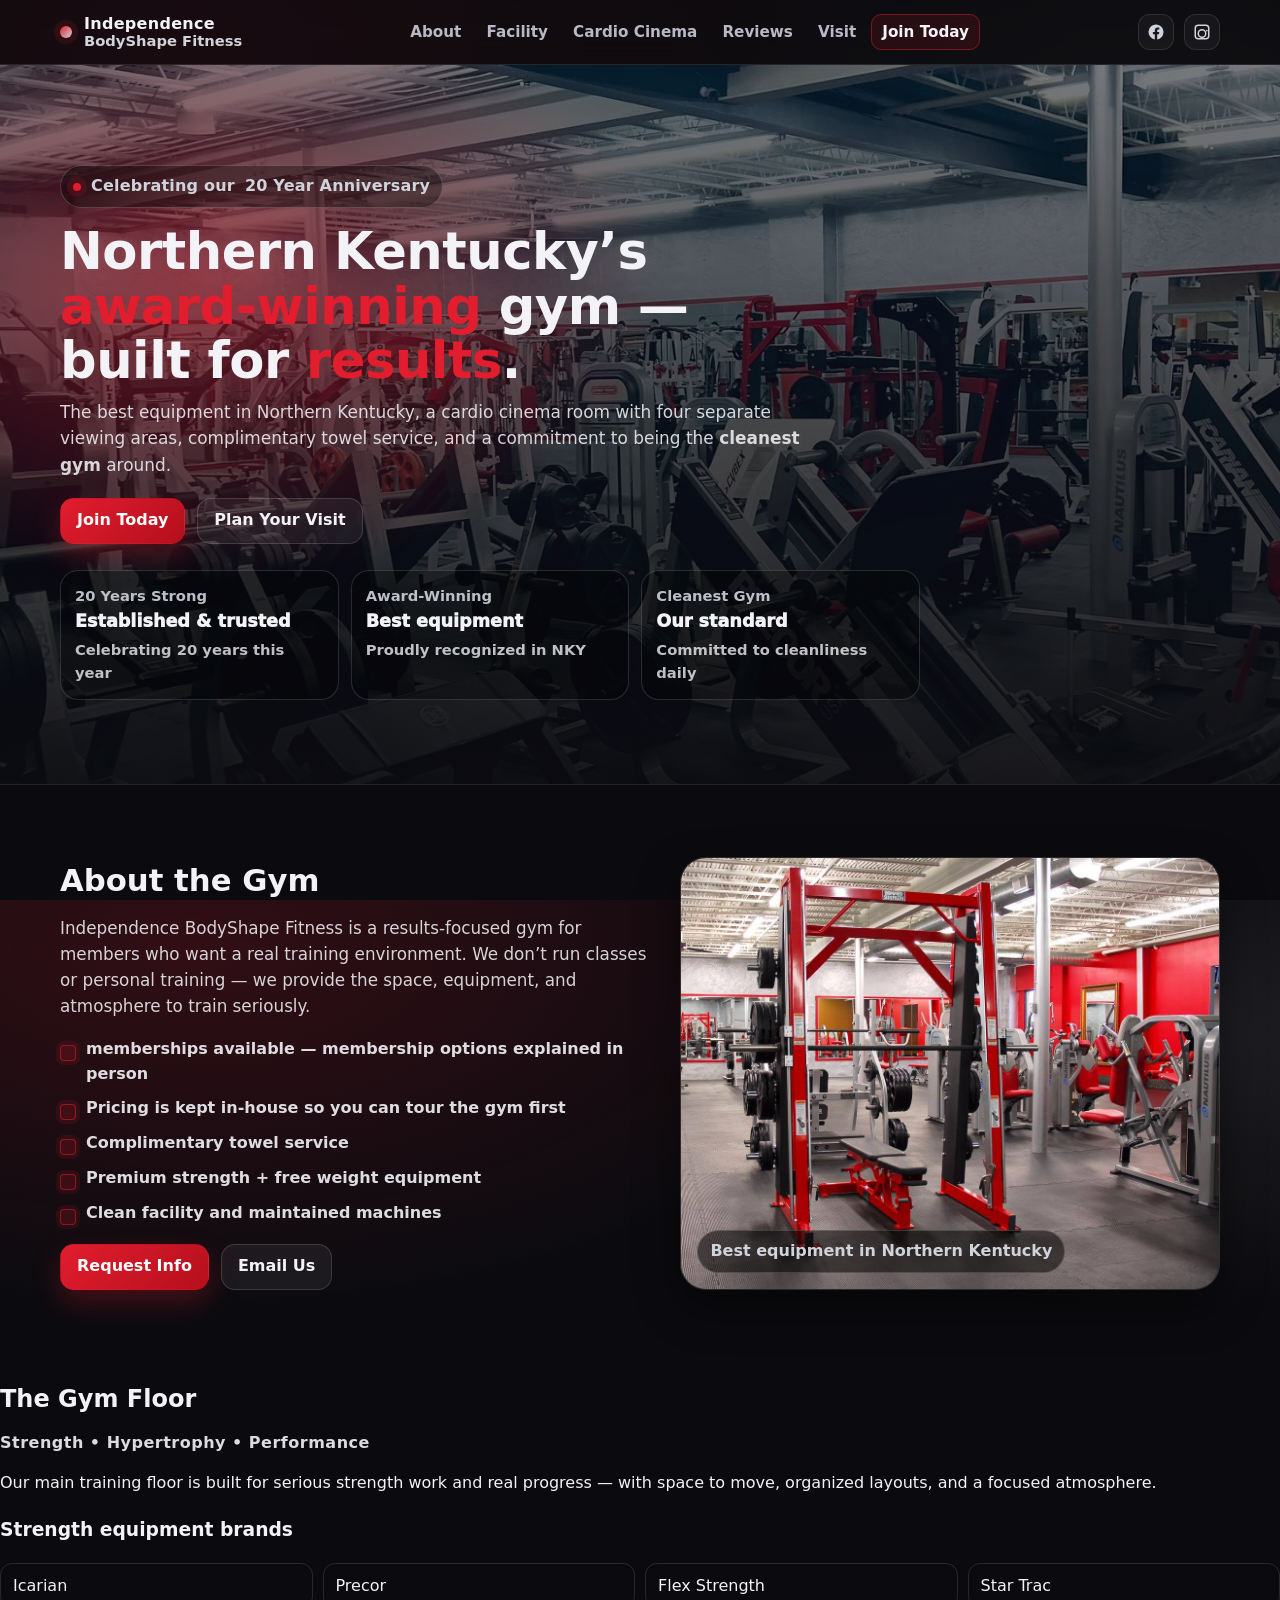
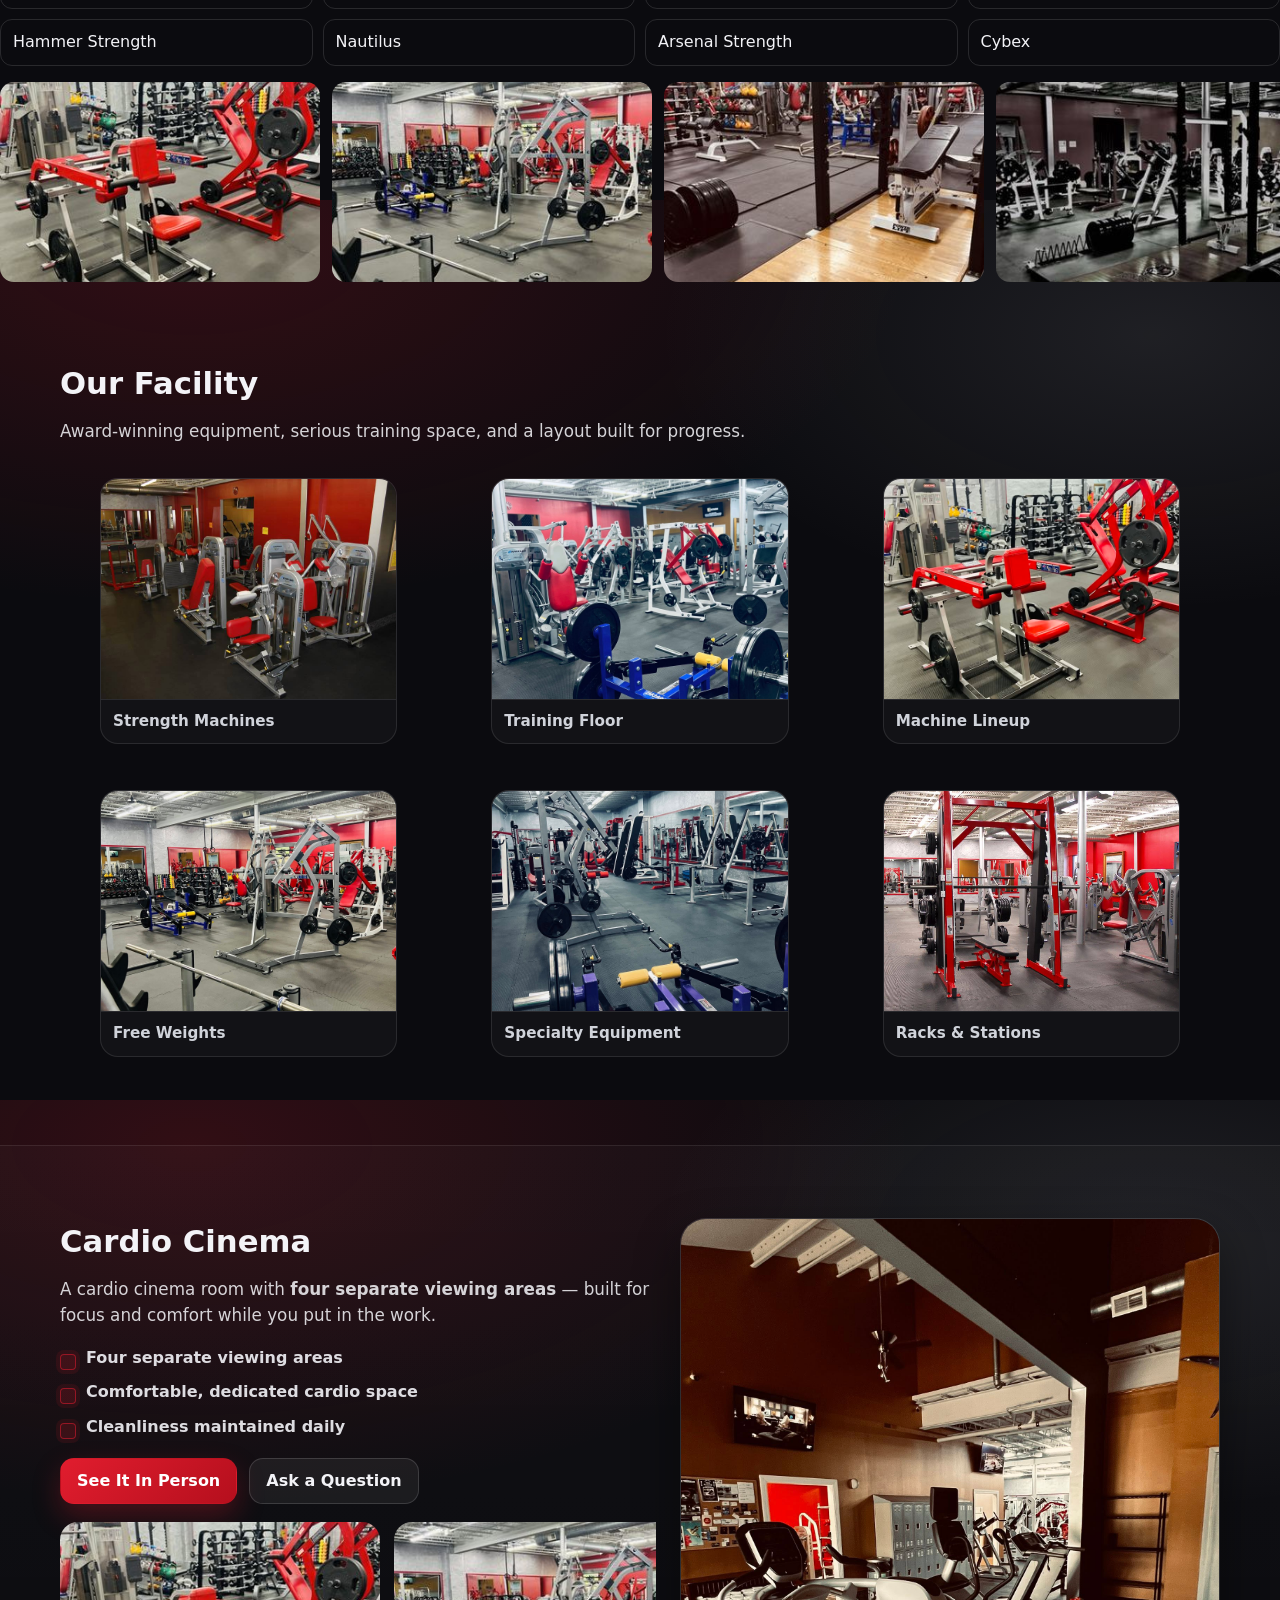
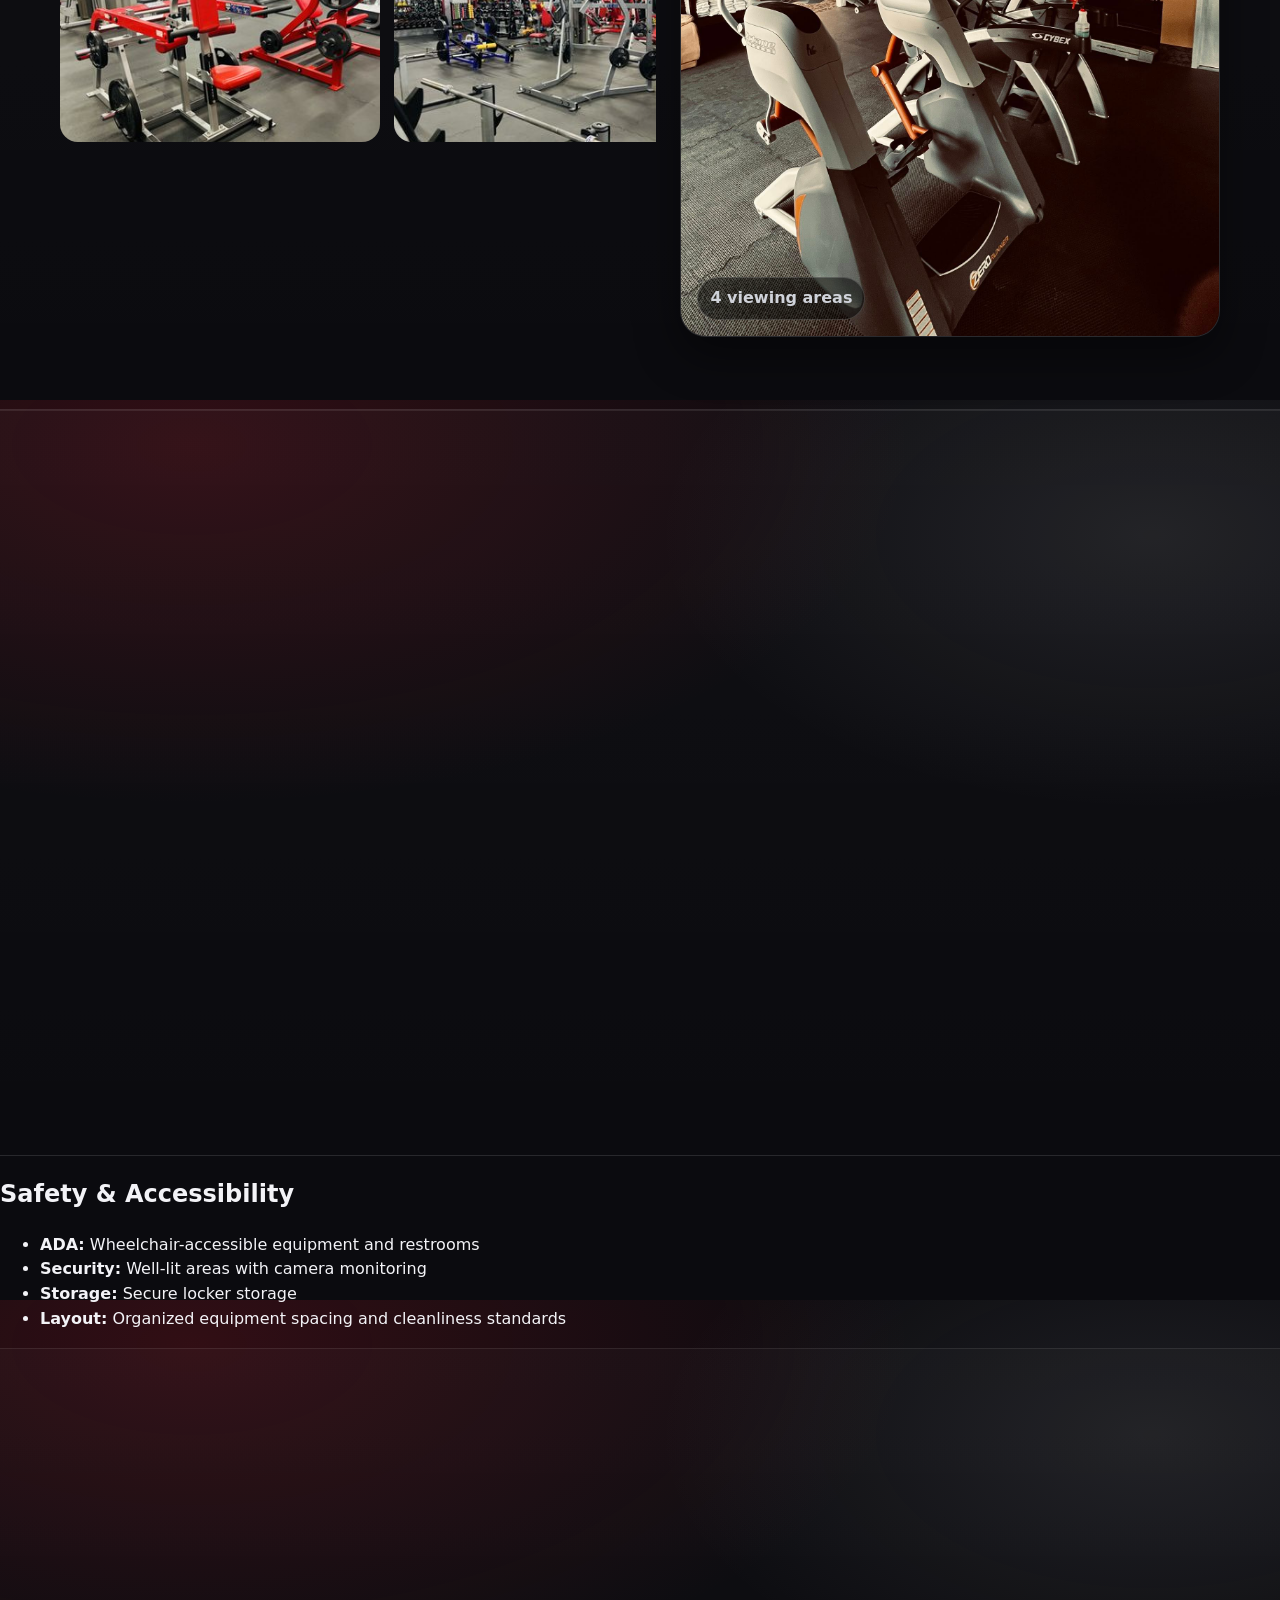
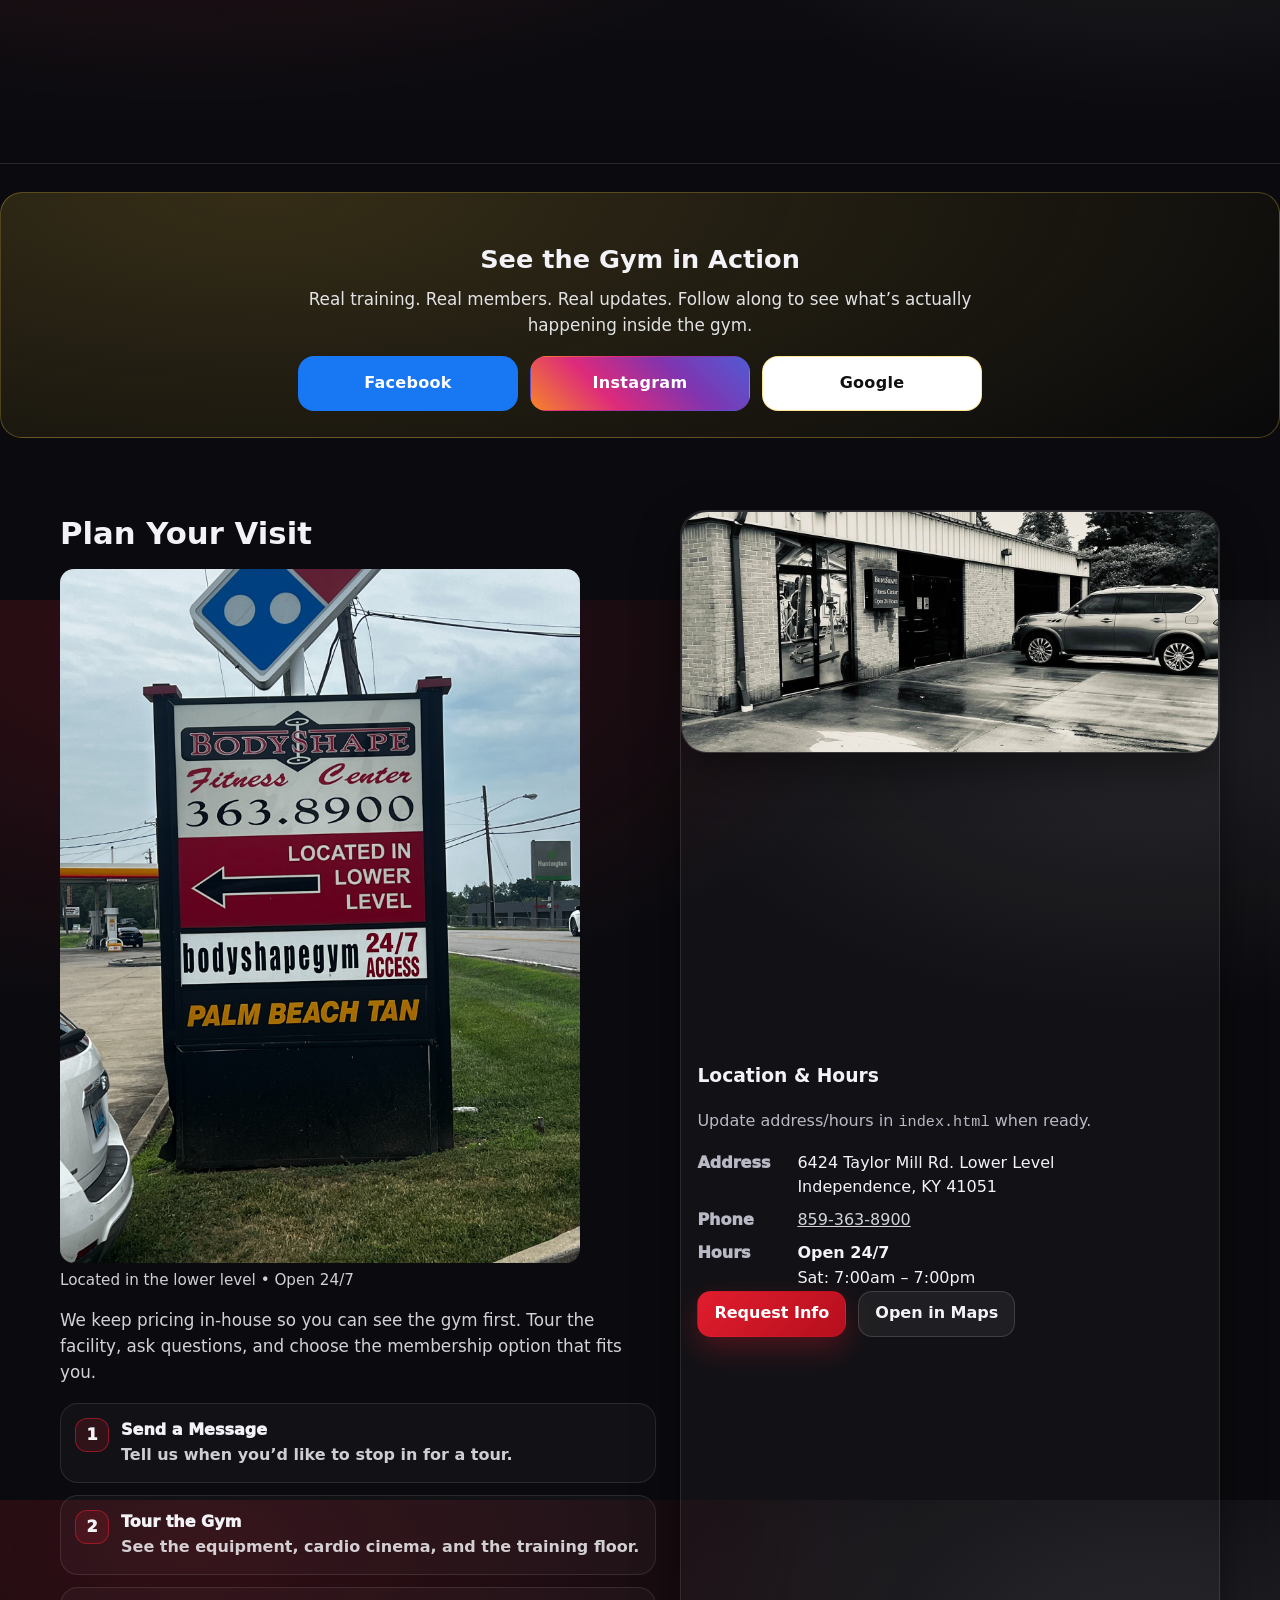
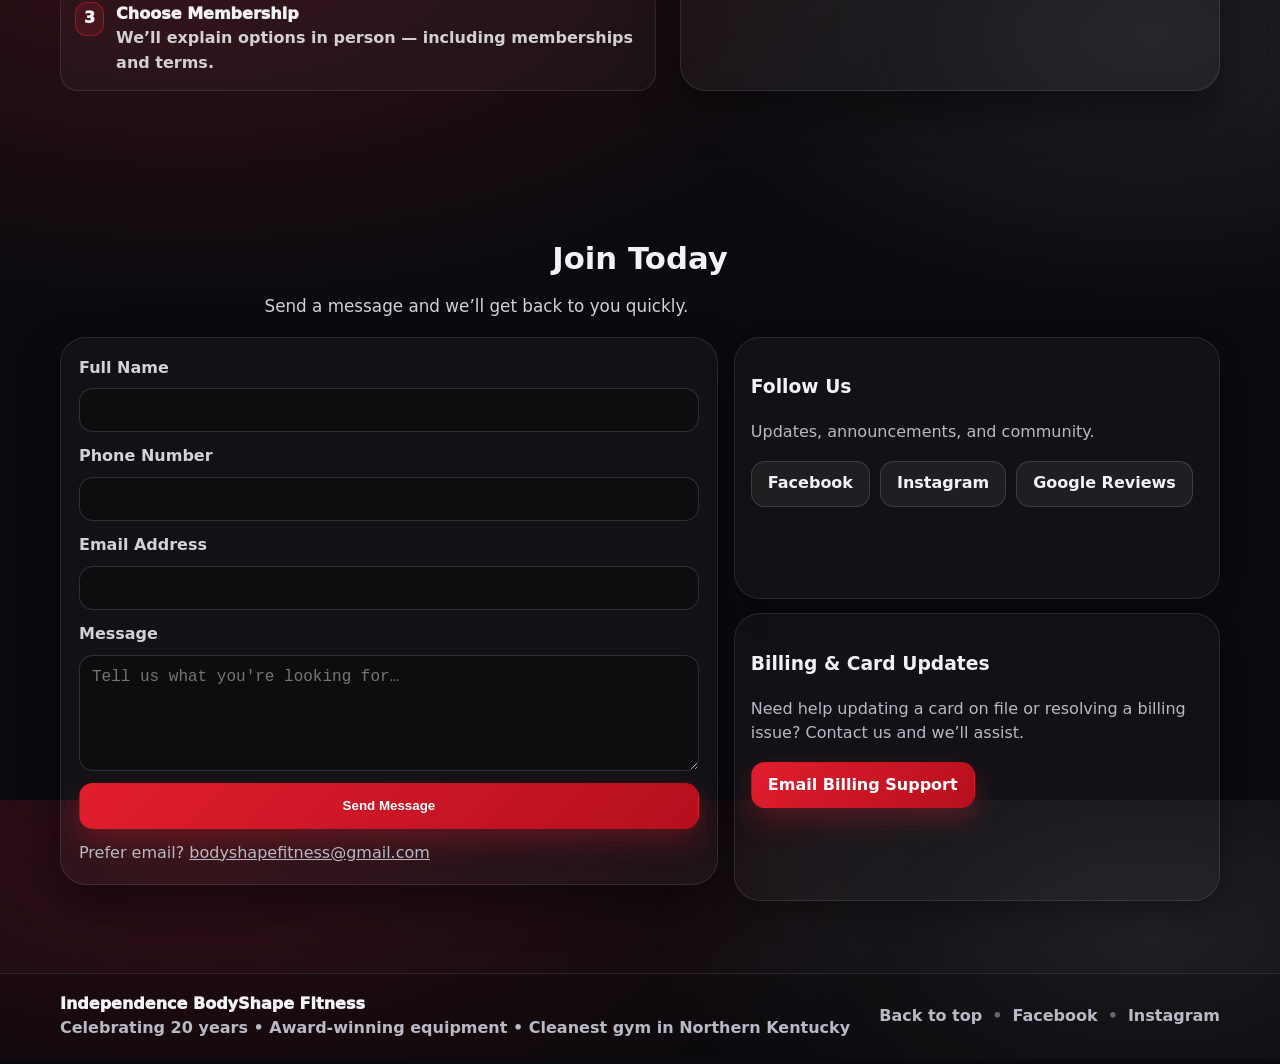
<file: index.html>
<!-- force rebuild -->
<html lang="en">
<head>
  <meta charset="utf-8" />
  <meta name="viewport" content="width=device-width,initial-scale=1" />
  <title>Independence BodyShape Fitness | 20 Year Anniversary</title>
  <meta name="description" content="Independence BodyShape Fitness — award-winning equipment, cardio cinema, complimentary towel service, and a commitment to being the cleanest gym in Northern Kentucky." />
  <meta name="theme-color" content="#0b0b0f" />

  <!-- Open Graph -->
  <meta property="og:title" content="Independence BodyShape Fitness" />
  <meta property="og:description" content="Celebrating 20 years. The cleanest gym in Northern Kentucky with award-winning equipment and cardio cinema." />
  <meta property="og:type" content="website" />
  <meta property="og:image" content="assets/img/516245078_1306336264832117_2368290094586174251_n.jpg" />

  <link rel="stylesheet" href="assets/css/styles_scrollfix.css?v=3?v=5" />
</head>

<body>
<div class="menu-overlay" id="menu-overlay" hidden></div>
  <a class="skip" href="#main">Skip to content</a>

  <header class="header" id="top">
    <div class="container header__inner">
      <a class="brand" href="#top" aria-label="Independence BodyShape Fitness home">
        <span class="brand__mark" aria-hidden="true"></span>
        <span class="brand__text">
          <span class="brand__name">Independence</span>
          <span class="brand__sub">BodyShape Fitness</span>
        </span>
      </a>

      <button class="menu-toggle" id="menu-toggle" aria-controls="site-nav" aria-expanded="false">
  <span class="sr-only">Menu</span>
  <span aria-hidden="true" class="menu-icon"></span>
</button>
<nav class="nav" aria-label="Primary" id="site-nav">
<button class="view-toggle" id="view-toggle" type="button" aria-pressed="false">
  View Full Site
</button>

        <a href="#about" class="nav__link">About</a>
        <a href="#facility" class="nav__link">Facility</a>
        <a href="#cinema" class="nav__link">Cardio Cinema</a>
        <a href="#testimonials" class="nav__link">Reviews</a>
        <a href="#visit" class="nav__link">Visit</a>
        <a href="#contact" class="nav__link nav__cta">Join Today</a>
      </nav>

      <div class="social">
        <a class="social__icon" href="https://www.facebook.com/independence.bodyshape/" target="_blank" rel="noopener noreferrer" aria-label="Facebook">
          <svg viewBox="0 0 24 24" aria-hidden="true"><path d="M22 12a10 10 0 1 0-11.56 9.88v-6.99H7.9V12h2.54V9.8c0-2.5 1.5-3.88 3.77-3.88 1.09 0 2.23.2 2.23.2v2.46h-1.26c-1.24 0-1.63.77-1.63 1.56V12h2.77l-.44 2.89h-2.33v6.99A10 10 0 0 0 22 12Z"/></svg>
        </a>
        <a class="social__icon" href="https://www.instagram.com/explore/locations/1031110538/independence-bodyshape/" target="_blank" rel="noopener noreferrer" aria-label="Instagram">
          <svg viewBox="0 0 24 24" aria-hidden="true"><path d="M7 2h10a5 5 0 0 1 5 5v10a5 5 0 0 1-5 5H7a5 5 0 0 1-5-5V7a5 5 0 0 1 5-5Zm10 2H7a3 3 0 0 0-3 3v10a3 3 0 0 0 3 3h10a3 3 0 0 0 3-3V7a3 3 0 0 0-3-3Zm-5 4a6 6 0 1 1 0 12 6 6 0 0 1 0-12Zm0 2a4 4 0 1 0 0 8 4 4 0 0 0 0-8Zm6.5-.9a1.1 1.1 0 1 1 0 2.2 1.1 1.1 0 0 1 0-2.2Z"/></svg>
        </a>
      </div>

      <button class="hamburger" id="hamburger" aria-label="Open menu" aria-controls="mobileMenu" aria-expanded="false">
        <span></span><span></span><span></span>
      </button>
    </div>

    <div class="mobileMenu" id="mobileMenu" hidden>
      <div class="mobileMenu__inner container">
        <a href="#about" class="mobileMenu__link">About</a>
        <a href="#facility" class="mobileMenu__link">Facility</a>
        <a href="#cinema" class="mobileMenu__link">Cardio Cinema</a>
        <a href="#testimonials" class="mobileMenu__link">Reviews</a>
        <a href="#visit" class="mobileMenu__link">Visit</a>
        <a href="#contact" class="mobileMenu__link mobileMenu__cta">Join Today</a>
        <div class="mobileMenu__social">
          <a href="https://www.facebook.com/independence.bodyshape/" target="_blank" rel="noopener noreferrer">Facebook</a>
          <a href="https://www.instagram.com/explore/locations/1031110538/independence-bodyshape/" target="_blank" rel="noopener noreferrer">Instagram</a>
        </div>
      </div>
    </div>
  </header>

  <main id="main">
    <section class="hero" aria-label="Hero">
      <div class="hero__bg" style="background-image:url('assets/img/516245078_1306336264832117_2368290094586174251_n.jpg')"></div>
      <div class="hero__overlay"></div>
      <div class="container hero__content">
        <div class="badge"><span class="badge__dot" aria-hidden="true"></span>Celebrating our <strong>20 Year Anniversary</strong></div>
        <h1 class="hero__title">
          Northern Kentucky’s <span class="accent">award-winning</span> gym — built for <span class="accent">results</span>.
        </h1>
        <p class="hero__subtitle">
          The best equipment in Northern Kentucky, a cardio cinema room with four separate viewing areas,
          complimentary towel service, and a commitment to being the <strong>cleanest gym</strong> around.
        </p>
        <div class="hero__actions">
          <a class="btn btn--primary" href="#contact">Join Today</a>
          <a class="btn btn--ghost" href="#visit">Plan Your Visit</a>
        </div>

        <div class="hero__trust">
          <div class="trustCard">
            <div class="trustCard__kicker">20 Years Strong</div>
            <div class="trustCard__value">Established & trusted</div>
            <div class="trustCard__sub">Celebrating 20 years this year</div>
          </div>
          <div class="trustCard">
            <div class="trustCard__kicker">Award-Winning</div>
            <div class="trustCard__value">Best equipment</div>
            <div class="trustCard__sub">Proudly recognized in NKY</div>
          </div>
          <div class="trustCard">
            <div class="trustCard__kicker">Cleanest Gym</div>
            <div class="trustCard__value">Our standard</div>
            <div class="trustCard__sub">Committed to cleanliness daily</div>
          </div>
        </div>
      </div>
    </section>

    <section class="section" id="about">
      <div class="container grid grid--2">
        <div class="reveal">
          <h2 class="section__title">About the Gym</h2>
          <p class="section__lead">
            Independence BodyShape Fitness is a results-focused gym for members who want a real training environment.
            We don’t run classes or personal training — we provide the space, equipment, and atmosphere to train seriously.
          </p>
          <ul class="checklist" id="nav-links">
            <li><strong>memberships available</strong> — membership options explained in person</li>
            <li>Pricing is kept in-house so you can <strong>tour the gym first</strong></li>
            <li><strong>Complimentary towel service</strong></li>
            <li>Premium strength + free weight equipment</li>
            <li>Clean facility and maintained machines</li>
          </ul>
          <div class="miniActions">
            <a class="btn btn--primary" href="#contact">Request Info</a>
            <a class="btn btn--ghost" href="mailto:bodyshapefitness@gmail.com?subject=Tour%20Request%20-%20Independence%20BodyShape%20Fitness">Email Us</a>
          </div>
        </div>

        <div class="cardPhoto reveal">
          <img src="assets/img/507567870_9710610115704887_1123059737665334370_n.jpg" alt="BodyShape gym equipment" loading="lazy" />
          <div class="cardPhoto__tag">Best equipment in Northern Kentucky</div>
        </div>
      </div>
    </section>

    

<section id="gym-floor">
  <h2>The Gym Floor</h2>
  <p class="tagline">Strength • Hypertrophy • Performance</p>
  <p>
    Our main training floor is built for serious strength work and real progress — with space to move,
    organized layouts, and a focused atmosphere.
  </p>
  <h3>Strength equipment brands</h3>
  <div class="brand-grid" aria-label="Strength equipment brands">
    <div>Icarian</div><div>Precor</div><div>Flex Strength</div><div>Star Trac</div>
    <div>Hammer Strength</div><div>Nautilus</div><div>Arsenal Strength</div><div>Cybex</div>
  </div>
  <div class="hscroll gym-hscroll" aria-label="Gym Floor photos (scroll)" style="display:flex;gap:12px;overflow-x:auto;-webkit-overflow-scrolling:touch;scroll-snap-type:x mandatory;padding:10px 2px 6px;">

    <div class="slide" style="flex:0 0 auto;width:min(320px,82vw);scroll-snap-align:start;border-radius:14px;overflow:hidden;"><img src="assets/img/gym-floor/gym-floor-1.jpg" alt="Gym Floor photo" loading="lazy" style="width:100%;height:200px;object-fit:cover;display:block;"></div>
    <div class="slide" style="flex:0 0 auto;width:min(320px,82vw);scroll-snap-align:start;border-radius:14px;overflow:hidden;"><img src="assets/img/gym-floor/gym-floor-2.jpg" alt="Gym Floor photo" loading="lazy" style="width:100%;height:200px;object-fit:cover;display:block;"></div>
    <div class="slide" style="flex:0 0 auto;width:min(320px,82vw);scroll-snap-align:start;border-radius:14px;overflow:hidden;"><img src="assets/img/gym-floor/gym-floor-3.jpg" alt="Gym Floor photo" loading="lazy" style="width:100%;height:200px;object-fit:cover;display:block;"></div>
    <div class="slide" style="flex:0 0 auto;width:min(320px,82vw);scroll-snap-align:start;border-radius:14px;overflow:hidden;"><img src="assets/img/gym-floor/gym-floor-4.jpg" alt="Gym Floor photo" loading="lazy" style="width:100%;height:200px;object-fit:cover;display:block;"></div>
    <div class="slide" style="flex:0 0 auto;width:min(320px,82vw);scroll-snap-align:start;border-radius:14px;overflow:hidden;"><img src="assets/img/gym-floor/gym-floor-5.jpg" alt="Gym Floor photo" loading="lazy" style="width:100%;height:200px;object-fit:cover;display:block;"></div>
    <div class="slide" style="flex:0 0 auto;width:min(320px,82vw);scroll-snap-align:start;border-radius:14px;overflow:hidden;"><img src="assets/img/gym-floor/gym-floor-6.jpg" alt="Gym Floor photo" loading="lazy" style="width:100%;height:200px;object-fit:cover;display:block;"></div>
    <div class="slide" style="flex:0 0 auto;width:min(320px,82vw);scroll-snap-align:start;border-radius:14px;overflow:hidden;"><img src="assets/img/gym-floor/gym-floor-7.jpg" alt="Gym Floor photo" loading="lazy" style="width:100%;height:200px;object-fit:cover;display:block;"></div>
    <div class="slide" style="flex:0 0 auto;width:min(320px,82vw);scroll-snap-align:start;border-radius:14px;overflow:hidden;"><img src="assets/img/gym-floor/gym-floor-8.jpg" alt="Gym Floor photo" loading="lazy" style="width:100%;height:200px;object-fit:cover;display:block;"></div>
    <div class="slide" style="flex:0 0 auto;width:min(320px,82vw);scroll-snap-align:start;border-radius:14px;overflow:hidden;"><img src="assets/img/gym-floor/gym-floor-9.jpg" alt="Gym Floor photo" loading="lazy" style="width:100%;height:200px;object-fit:cover;display:block;"></div>
  
</div>
</section>

<section class="section" id="facility">
      <div class="container">
        <div class="reveal">
          <h2 class="section__title">Our Facility</h2>
          <p class="section__lead">Award-winning equipment, serious training space, and a layout built for progress.</p>
        </div>

        <div class="gallery">
          <figure class="gallery__item reveal">
            <img src="assets/img/506435143_9710610015704897_4349471249003770773_n.jpg" alt="Strength machines area" loading="lazy" />
            <figcaption>Strength Machines</figcaption>
          </figure>
          <figure class="gallery__item reveal">
            <img src="assets/img/516865380_1306336354832108_3912420931968401456_n.jpg" alt="Wide gym floor" loading="lazy" />
            <figcaption>Training Floor</figcaption>
          </figure>
          <figure class="gallery__item reveal">
            <img src="assets/img/517350501_1306326844833059_8430062791013502105_n.jpg" alt="Red equipment and machines" loading="lazy" />
            <figcaption>Machine Lineup</figcaption>
          </figure>
          <figure class="gallery__item reveal">
            <img src="assets/img/517940772_1306336431498767_8407149108597182872_n.jpg" alt="Free weights and benches" loading="lazy" />
            <figcaption>Free Weights</figcaption>
          </figure>
          <figure class="gallery__item reveal">
            <img src="assets/img/518270242_1306336364832107_8264580889139094172_n.jpg" alt="Specialty equipment" loading="lazy" />
            <figcaption>Specialty Equipment</figcaption>
          </figure>
          <figure class="gallery__item reveal">
            <img src="assets/img/507567870_9710610115704887_1123059737665334370_n.jpg" alt="Racks and platforms" loading="lazy" />
            <figcaption>Racks & Stations</figcaption>
          </figure>
        </div>
      </div>
    </section>

    <section class="section section--alt" id="cinema">
      <div class="container grid grid--2">
        <div class="reveal">
          <h2 class="section__title">Cardio Cinema</h2>
          <p class="section__lead">
            A cardio cinema room with <strong>four separate viewing areas</strong> — built for focus and comfort while you put in the work.
          </p>
          <ul class="checklist">
            <li>Four separate viewing areas</li>
            <li>Comfortable, dedicated cardio space</li>
            <li>Cleanliness maintained daily</li>
          </ul>
          <div class="miniActions">
            <a class="btn btn--primary" href="#visit">See It In Person</a>
            <a class="btn btn--ghost" href="#contact">Ask a Question</a>
          </div>
        
    <div class="cardio-scroller">
      <div class="cardio-track">
        <div class="cardio-item"><img src="assets/img/gym-floor/gym-floor-1.jpg"></div>
        <div class="cardio-item"><img src="assets/img/gym-floor/gym-floor-2.jpg"></div>
        <div class="cardio-item"><img src="assets/img/gym-floor/gym-floor-3.jpg"></div>
      </div>
    </div>
    </div>
        <div class="cardPhoto reveal">
          <img src="assets/img/517620380_1306336444832099_8194069313658765999_n.jpg" alt="Cardio cinema room" loading="lazy" />
          <div class="cardPhoto__tag">4 viewing areas</div>
        </div>
      </div>
    </section>

    <section class="section section--alt" id="testimonials">
      <div class="container">
        <div class="reveal">
          <h2 class="section__title">What Members Say</h2>

      <div class="reviews-grid">
        <article class="review-card">
          <div class="review-top">
            <img class="review-avatar" src="assets/img/reviewers/sumner_h.svg" alt="Sumner Hobart" loading="lazy" />
            <div class="review-meta">
              <p class="review-name">Sumner Hobart</p>
              <p class="review-stars">★★★★★</p>
            </div>
          </div>
          <p class="review-text">Had no idea this place existed! Gym is clean, spacious, and never too busy. Great local spot.</p>
        </article>

        <article class="review-card">
          <div class="review-top">
            <img class="review-avatar" src="assets/img/reviewers/stefanie.svg" alt="Stefanie" loading="lazy" />
            <div class="review-meta">
              <p class="review-name">Stefanie</p>
              <p class="review-stars">★★★★★</p>
            </div>
          </div>
          <p class="review-text">This 24/7 gym has everything you need for a great workout. Clean, welcoming, and locally owned.</p>
        </article>

        <article class="review-card">
          <div class="review-top">
            <img class="review-avatar" src="assets/img/reviewers/brian_w.svg" alt="Brian Wigger" loading="lazy" />
            <div class="review-meta">
              <p class="review-name">Brian Wigger</p>
              <p class="review-stars">★★★★★</p>
            </div>
          </div>
          <p class="review-text">Truly amazing gym. Comfortable, clean environment and the best gym in the area.</p>
        </article>

        <article class="review-card">
          <div class="review-top">
            <img class="review-avatar" src="assets/img/reviewers/per_l.svg" alt="Per Linderoth" loading="lazy" />
            <div class="review-meta">
              <p class="review-name">Per Linderoth</p>
              <p class="review-stars">★★★★★</p>
            </div>
          </div>
          <p class="review-text">Joined after moving from the UK — this gym is head and shoulders above others. Excellent equipment and knowledge.</p>
        </article>

        <article class="review-card">
          <div class="review-top">
            <img class="review-avatar" src="assets/img/reviewers/jim_c.svg" alt="Jim Cross" loading="lazy" />
            <div class="review-meta">
              <p class="review-name">Jim Cross</p>
              <p class="review-stars">★★★★★</p>
            </div>
          </div>
          <p class="review-text">Well maintained, very clean, and by far the best gym in the area.</p>
        </article>

        <article class="review-card">
          <div class="review-top">
            <img class="review-avatar" src="assets/img/reviewers/deitrik_f.svg" alt="Deitrik Farmer" loading="lazy" />
            <div class="review-meta">
              <p class="review-name">Deitrik Farmer</p>
              <p class="review-stars">★★★★★</p>
            </div>
          </div>
          <p class="review-text">Very clean 24/7 gym with unique equipment. Been a member for years with no issues.</p>
        </article>
      </div>

</section>

    <section id="safety">
  <h2>Safety & Accessibility</h2>
  <ul class="bullet">
    <li><strong>ADA:</strong> Wheelchair-accessible equipment and restrooms</li>
    <li><strong>Security:</strong> Well-lit areas with camera monitoring</li>
    <li><strong>Storage:</strong> Secure locker storage</li>
    <li><strong>Layout:</strong> Organized equipment spacing and cleanliness standards</li>
  </ul>
</section>

<section class="section section--alt" id="manager">
      <div class="container grid grid--2">
        <div class="profile reveal">
          <img class="manager-photo" class="profile__img" src="assets/img/manager.jpg" alt="Meet the Manager — Allen D" loading="lazy" />
        </div>
        <div class="reveal">
          <h2 class="section__title">Meet the Manager</h2>
          <p class="section__lead"><strong>Allen D</strong></p>
          
          <p>
            A clean, professional, results-driven gym with award‑winning equipment and a serious training atmosphere.
            Stop in for a tour and we’ll walk you through membership options and memberships in person.
          </p>
          <div class="miniActions">
            <a class="btn btn--primary" href="#visit">Plan Your Visit</a>
          </div>
        </div>
      </div>
    </section>



<section id="social-highlight" class="social-highlight">
  <h2>See the Gym in Action</h2>
  <p class="social-sub">
    Real training. Real members. Real updates. Follow along to see what’s actually happening inside the gym.
  </p>

  <div class="social-buttons">
    <a class="social-btn fb" href="https://www.facebook.com/share/14TqdoHgC3G/?mibextid=wwXIfr" target="_blank" rel="noopener">Facebook</a>
    <a class="social-btn ig" href="https://www.instagram.com/bodyshape_independence/" target="_blank" rel="noopener">Instagram</a>
    <a class="social-btn google" href="https://maps.app.goo.gl/LdhPPBMTgHc7HeTw6" target="_blank" rel="noopener">Google</a>
  </div>
</section>

<section class="section" id="visit">
      <div class="container grid grid--2">
        <div class="reveal">
          <h2 class="section__title">Plan Your Visit</h2>
<div class="signage">
      <img src="assets/img/signage.jpg" alt="Body Shape Fitness Center signage" loading="lazy">
      <p class="caption">Located in the lower level • Open 24/7</p>
    </div>
          <p class="section__lead">
            We keep pricing in-house so you can see the gym first. Tour the facility, ask questions, and choose the membership option that fits you.
          </p>

          <div class="steps">
            <div class="step reveal">
              <div class="step__num">1</div>
              <div class="step__body">
                <div class="step__title">Send a Message</div>
                <div class="step__text">Tell us when you’d like to stop in for a tour.</div>
              </div>
            </div>
            <div class="step reveal">
              <div class="step__num">2</div>
              <div class="step__body">
                <div class="step__title">Tour the Gym</div>
                <div class="step__text">See the equipment, cardio cinema, and the training floor.</div>
              </div>
            </div>
            <div class="step reveal">
              <div class="step__num">3</div>
              <div class="step__body">
                <div class="step__title">Choose Membership</div>
                <div class="step__text">We’ll explain options in person — including memberships and terms.</div>
              </div>
            </div>
          </div>
        </div>

        <div class="mapCard reveal" aria-label="Map and hours">
          <div class="visitPhoto">
            <img src="assets/img/516502719_1306343131498097_2361034153104414808_n.jpg" alt="Exterior of Independence BodyShape Fitness" loading="lazy" />
          </div>
          <div class="mapCard__map">
            <iframe
              title="Map to Independence BodyShape Fitness"
              loading="lazy"
              referrerpolicy="no-referrer-when-downgrade"
              src="https://www.google.com/maps?q=Independence%20BodyShape%20Fitness&output=embed"></iframe>
          </div>
          <div class="mapCard__info">
            <h3 class="mapCard__title">Location & Hours</h3>
            <p class="muted">Update address/hours in <code>index.html</code> when ready.</p>
            <div class="kv">
              <div class="kv__k">Address</div>
              <div class="kv__v">6424 Taylor Mill Rd. Lower Level<br>Independence, KY 41051</div>
              <div class="kv__k">Phone</div>
              <div class="kv__v"><a href="tel:+1-859-363-8900">859-363-8900</a></div>
              <div class="kv__k">Hours</div>
              <div class="kv__v">
                <strong>Open 24/7</strong><br/>
                Sat: 7:00am – 7:00pm<br/>
                </div>
            </div>
            <div class="miniActions">
              <a class="btn btn--primary" href="#contact">Request Info</a>
              <a class="btn btn--ghost" href="https://maps.app.goo.gl/LdhPPBMTgHc7HeTw6" target="_blank" rel="noopener noreferrer">Open in Maps</a>
            </div>
          </div>
        </div>
      </div>
    </section>

    <section class="section" id="contact">
      <div class="container">
        <div class="reveal center">
          <h2 class="section__title">Join Today</h2>
          <p class="section__lead">Send a message and we’ll get back to you quickly.</p>
        </div>

        <div class="contactGrid">
          <form class="form reveal"
            action="https://formsubmit.co/bodyshapefitness@gmail.com"
            method="POST">
            <input type="hidden" name="_subject" value="New Lead - Independence BodyShape Fitness" />
            <input type="hidden" name="_template" value="table" />
            <input type="hidden" name="_captcha" value="false" />

            <label>
              Full Name
              <input name="name" type="text" autocomplete="name" required />
            </label>

            <label>
              Phone Number
              <input name="phone" type="tel" autocomplete="tel" required />
            </label>

            <label>
              Email Address
              <input name="email" type="email" autocomplete="email" required />
            </label>

            <label>
              Message
              <textarea name="message" rows="5" placeholder="Tell us what you're looking for…" required></textarea>
            </label>

            <button class="btn btn--primary btn--full" type="submit">Send Message</button>

            <p class="form__note muted">
              Prefer email? <a href="mailto:bodyshapefitness@gmail.com?subject=Join%20Today%20-%20Independence%20BodyShape%20Fitness">bodyshapefitness@gmail.com</a>
            </p>
          </form>

          <div class="contactAside reveal">
            <div class="contactAside__card">
              <h3>Follow Us</h3>
              <p class="muted">Updates, announcements, and community.</p>
              <div class="contactAside__links">
                <a class="btn btn--ghost" href="https://www.facebook.com/independence.bodyshape/" target="_blank" rel="noopener noreferrer">Facebook</a>
                <a class="btn btn--ghost" href="https://www.instagram.com/explore/locations/1031110538/independence-bodyshape/" target="_blank" rel="noopener noreferrer">Instagram</a>
                <a class="btn btn--ghost" href="https://share.google/dgx5ghuTjqkJeHomg" target="_blank" rel="noopener noreferrer">Google Reviews</a>
              </div>
            </div>

            <div class="contactAside__card">
              <h3>Billing & Card Updates</h3>
              <p class="muted">Need help updating a card on file or resolving a billing issue? Contact us and we’ll assist.</p>
              <a class="btn btn--primary" href="mailto:bodyshapefitness@gmail.com?subject=Billing%20Help%20-%20Card%20Update">Email Billing Support</a>
            </div>
          </div>
        </div>

      </div>
    </section>
  </main>

  <footer class="footer">
    <div class="container footer__inner">
      <div class="footer__left">
        <div class="footer__brand">Independence BodyShape Fitness</div>
        <div class="footer__muted">Celebrating 20 years • Award-winning equipment • Cleanest gym in Northern Kentucky</div>
      </div>
      <div class="footer__right">
        <a href="#top">Back to top</a>
        <span class="footer__dot">•</span>
        <a href="https://www.facebook.com/independence.bodyshape/" target="_blank" rel="noopener noreferrer">Facebook</a>
        <span class="footer__dot">•</span>
        <a href="https://www.instagram.com/explore/locations/1031110538/independence-bodyshape/" target="_blank" rel="noopener noreferrer">Instagram</a>
      </div>
    </div>
  </footer>

  <script src="assets/js/main.js" defer></script>

<!-- IBS_VERSION: scrollfix_v3 -->
<script>
(function () {
  const toggle = document.getElementById('menu-toggle');
  const nav = document.getElementById('site-nav');
  const overlay = document.getElementById('menu-overlay');
  if (!toggle || !nav || !overlay) return;

  const closeMenu = () => {
    nav.classList.remove('is-open');
    overlay.hidden = true;
    toggle.setAttribute('aria-expanded', 'false');
    document.documentElement.classList.remove('menu-open');
  };

  const openMenu = () => {
    nav.classList.add('is-open');
    overlay.hidden = false;
    toggle.setAttribute('aria-expanded', 'true');
    document.documentElement.classList.add('menu-open');
  };

  toggle.addEventListener('click', () => {
    const expanded = toggle.getAttribute('aria-expanded') === 'true';
    expanded ? closeMenu() : openMenu();
  });

  overlay.addEventListener('click', closeMenu);

  // Close after tapping a link
  nav.addEventListener('click', (e) => {
    const target = e.target;
    if (target && target.tagName === 'A') closeMenu();
  });

  // Escape key closes
  document.addEventListener('keydown', (e) => {
    if (e.key === 'Escape') closeMenu();
  });
})();
</script>
<script>
(function () {
  const KEY = 'ibs_view_mode';
  const root = document.documentElement;
  const btn = document.getElementById('view-toggle');
  if (!btn) return;

  function apply(mode) {
    const full = mode === 'full';
    root.classList.toggle('force-desktop', full);
    btn.setAttribute('aria-pressed', full ? 'true' : 'false');
    btn.textContent = full ? 'View Mobile Site' : 'View Full Site';
  }

  // init
  const saved = localStorage.getItem(KEY) || 'mobile';
  apply(saved);

  btn.addEventListener('click', () => {
    const nowFull = root.classList.contains('force-desktop');
    const next = nowFull ? 'mobile' : 'full';
    localStorage.setItem(KEY, next);
    apply(next);
  });
})();
</script>

<!-- IBS_VERSION: FINAL_PUBLISH -->
</body>
</html>
</file>
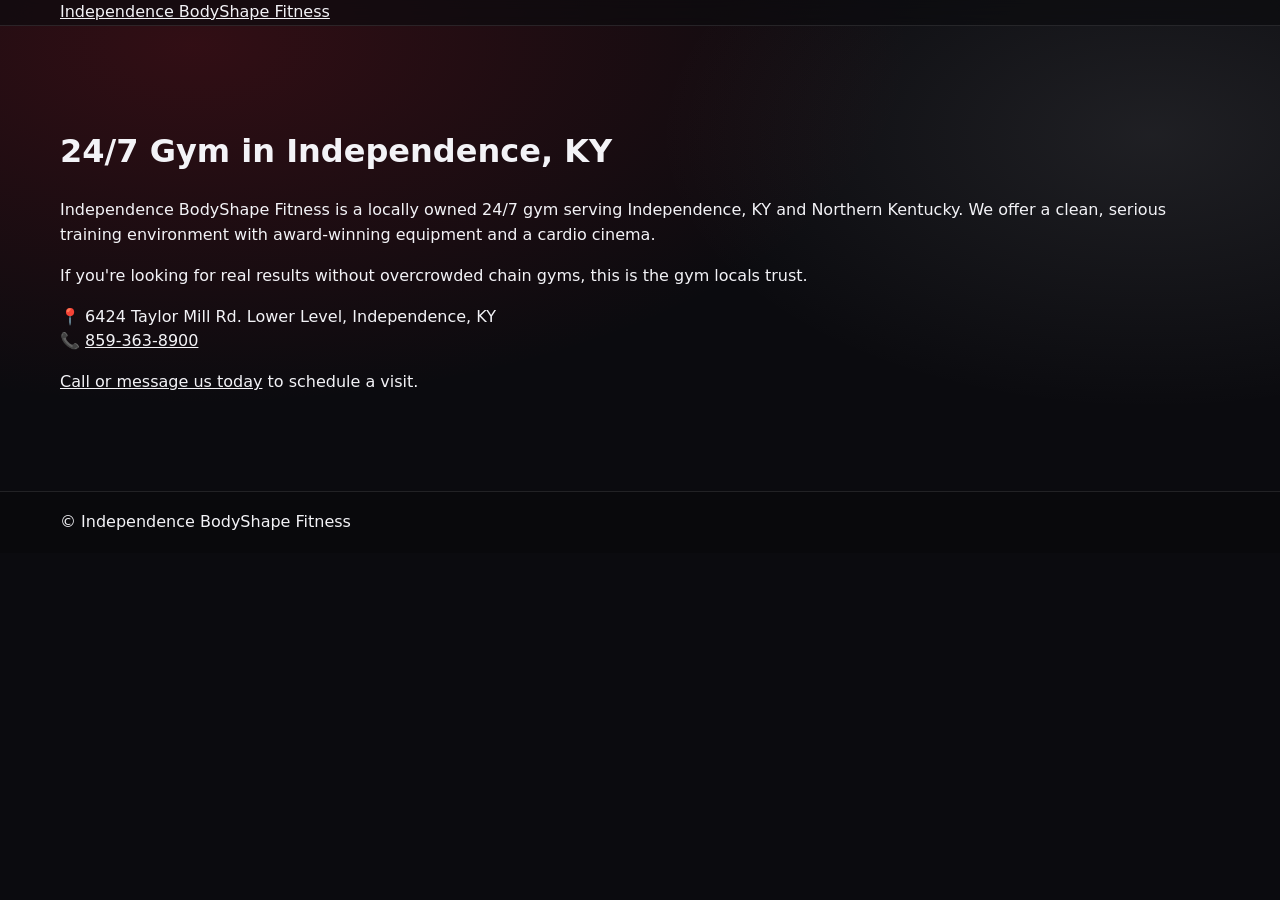
<file: 24-7-gym-independence-ky.html>
<!doctype html>
<html lang="en">
<head>
  <meta charset="utf-8">
  <title>24/7 Gym in Independence, KY | Independence BodyShape Fitness</title>
  <meta name="description" content="Looking for a 24/7 gym in Independence, KY? Independence BodyShape Fitness offers round-the-clock access, serious equipment, and a clean training environment.">
  <meta name="robots" content="index,follow">
  <link rel="canonical" href="https://www.independencebodyshape.com/24-7-gym-independence-ky.html">
  <link rel="stylesheet" href="assets/css/styles_scrollfix.css">
</head>
<body>
  <header class="header">
    <div class="container">
      <a href="/">Independence BodyShape Fitness</a>
    </div>
  </header>
  <main class="container" style="padding:80px 0;">
    <h1>24/7 Gym in Independence, KY</h1>
    <p>
      Independence BodyShape Fitness is a locally owned 24/7 gym serving
      Independence, KY and Northern Kentucky. We offer a clean, serious
      training environment with award-winning equipment and a cardio cinema.
    </p>
    <p>
      If you're looking for real results without overcrowded chain gyms,
      this is the gym locals trust.
    </p>
    <p>
      📍 6424 Taylor Mill Rd. Lower Level, Independence, KY<br>
      📞 <a href="tel:+18593638900">859-363-8900</a>
    </p>
    <p>
      <a href="/#contact">Call or message us today</a> to schedule a visit.
    </p>
  </main>
  <footer class="footer">
    <div class="container">© Independence BodyShape Fitness</div>
  </footer>
</body>
</html>
</file>
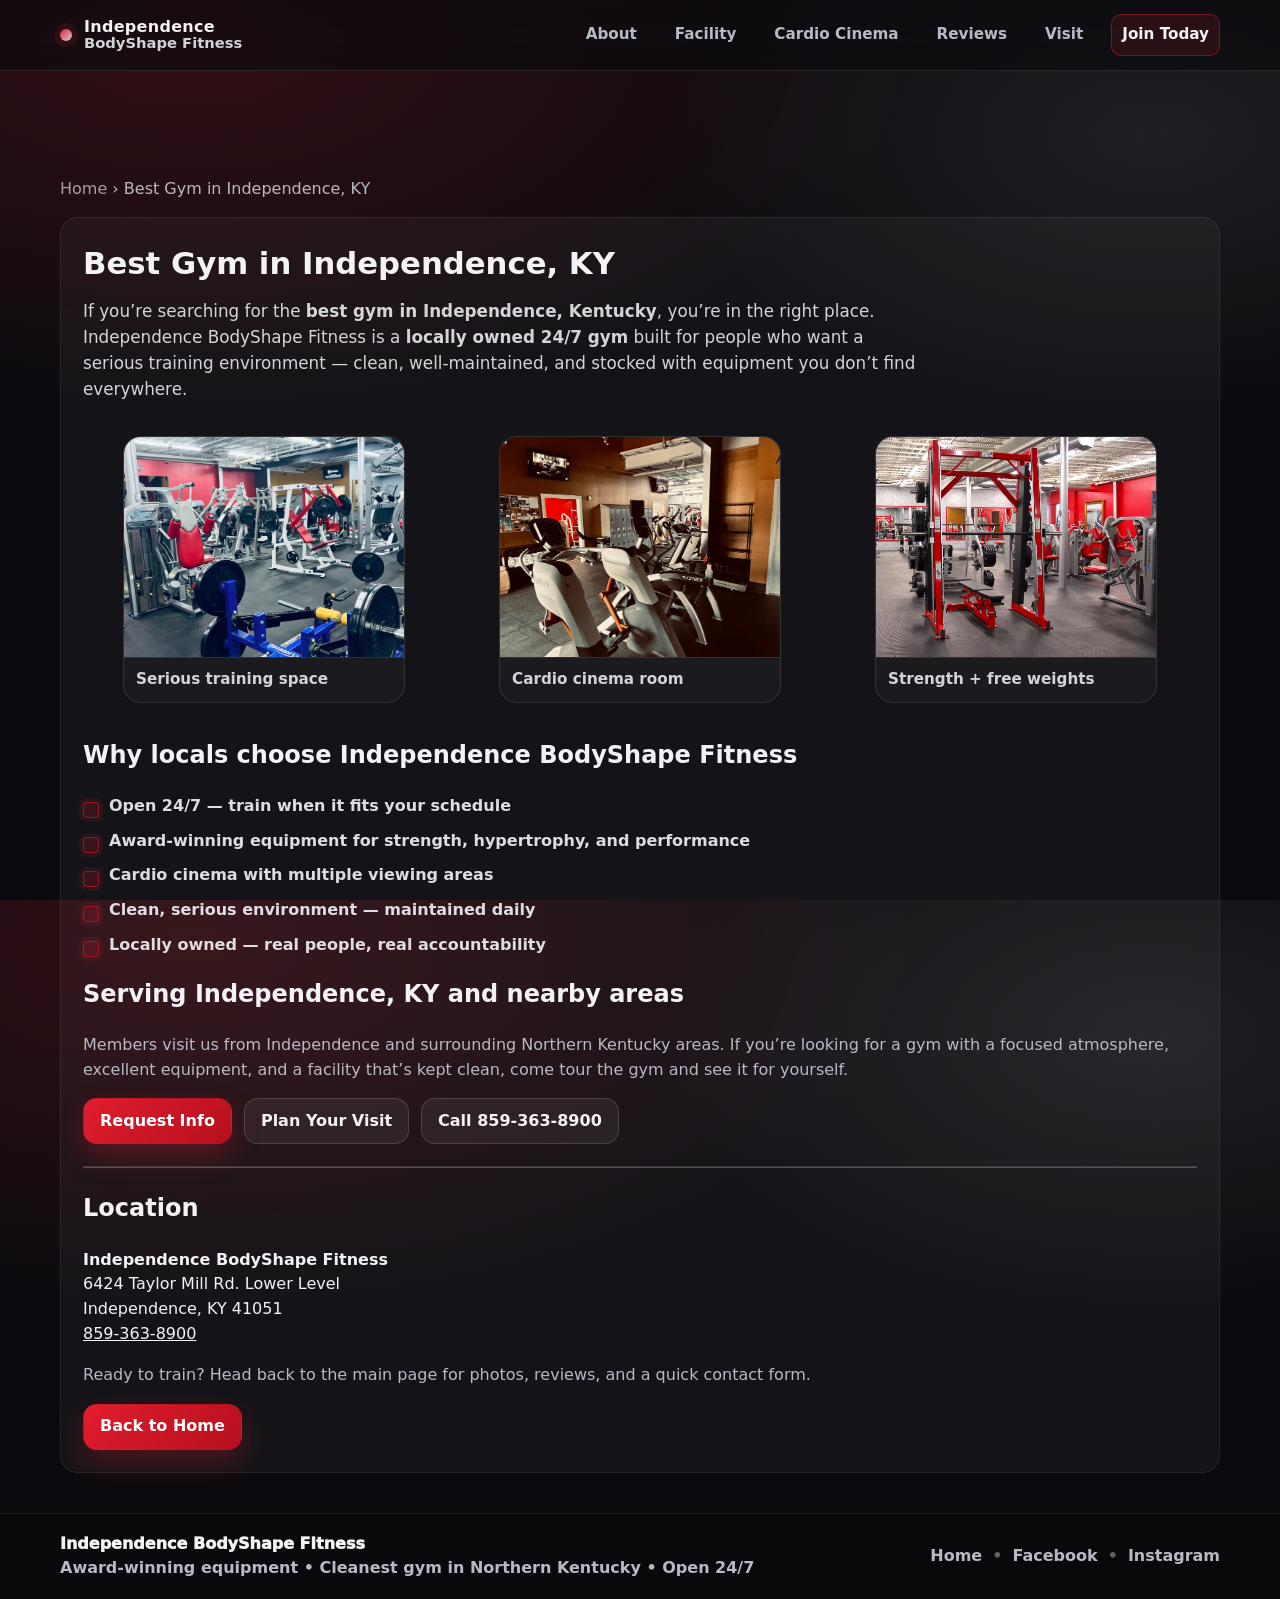
<file: best-gym-independence-ky.html>
<!doctype html>
<html lang="en">
<head>
  <meta charset="utf-8" />
  <meta name="viewport" content="width=device-width,initial-scale=1" />

  <title>Best Gym in Independence, KY | Independence BodyShape Fitness</title>
  <meta name="description" content="Looking for the best gym in Independence, KY? Independence BodyShape Fitness is a locally owned 24/7 gym with award-winning equipment, cardio cinema, and a clean serious training environment." />
  <link rel="canonical" href="https://www.independencebodyshape.com/best-gym-independence-ky.html" />

  <!-- Open Graph -->
  <meta property="og:title" content="Best Gym in Independence, KY | Independence BodyShape Fitness" />
  <meta property="og:description" content="Locally owned 24/7 gym in Independence, KY with award-winning equipment, cardio cinema, and the cleanest training environment in NKY." />
  <meta property="og:type" content="website" />
  <meta property="og:url" content="https://www.independencebodyshape.com/best-gym-independence-ky.html" />
  <meta property="og:image" content="assets/img/516245078_1306336264832117_2368290094586174251_n.jpg" />

  <meta name="theme-color" content="#0b0b0f" />

  <!-- Use your existing site CSS -->
  <link rel="stylesheet" href="assets/css/styles_scrollfix.css?v=5" />

  <!-- LocalBusiness/Gym structured data -->
  <script type="application/ld+json">
  {
    "@context":"https://schema.org",
    "@type":"Gym",
    "name":"Independence BodyShape Fitness",
    "url":"https://www.independencebodyshape.com",
    "telephone":"+1-859-363-8900",
    "address":{
      "@type":"PostalAddress",
      "streetAddress":"6424 Taylor Mill Rd. Lower Level",
      "addressLocality":"Independence",
      "addressRegion":"KY",
      "postalCode":"41051",
      "addressCountry":"US"
    },
    "openingHoursSpecification":[{
      "@type":"OpeningHoursSpecification",
      "dayOfWeek":["Monday","Tuesday","Wednesday","Thursday","Friday","Saturday","Sunday"],
      "opens":"00:00",
      "closes":"23:59"
    }]
  }
  </script>

  <style>
    /* small safe extras that won't break your global CSS */
    .page-wrap { padding: 90px 0 40px; }
    .page-card { background: rgba(255,255,255,0.04); border: 1px solid rgba(255,255,255,0.08); border-radius: 18px; padding: 22px; }
    .crumbs a { color: inherit; opacity: .85; text-decoration: none; }
    .crumbs a:hover { opacity: 1; text-decoration: underline; }
  </style>
</head>

<body>
  <!-- Simple top header link back to home (uses your styling where possible) -->
  <header class="header" id="top">
    <div class="container header__inner">
      <a class="brand" href="/#top" aria-label="Independence BodyShape Fitness home">
        <span class="brand__mark" aria-hidden="true"></span>
        <span class="brand__text">
          <span class="brand__name">Independence</span>
          <span class="brand__sub">BodyShape Fitness</span>
        </span>
      </a>

      <nav class="nav" aria-label="Primary">
        <a href="/#about" class="nav__link">About</a>
        <a href="/#facility" class="nav__link">Facility</a>
        <a href="/#cinema" class="nav__link">Cardio Cinema</a>
        <a href="/#testimonials" class="nav__link">Reviews</a>
        <a href="/#visit" class="nav__link">Visit</a>
        <a href="/#contact" class="nav__link nav__cta">Join Today</a>
      </nav>
    </div>
  </header>

  <main class="page-wrap" id="main">
    <div class="container">
      <p class="crumbs muted">
        <a href="/#top">Home</a> <span aria-hidden="true">›</span> Best Gym in Independence, KY
      </p>

      <section class="page-card">
        <h1 class="section__title">Best Gym in Independence, KY</h1>
        <p class="section__lead">
          If you’re searching for the <strong>best gym in Independence, Kentucky</strong>, you’re in the right place.
          Independence BodyShape Fitness is a <strong>locally owned 24/7 gym</strong> built for people who want a serious
          training environment — clean, well-maintained, and stocked with equipment you don’t find everywhere.
        </p>

        <div class="gallery" style="margin-top:16px">
          <figure class="gallery__item">
            <img src="assets/img/516865380_1306336354832108_3912420931968401456_n.jpg" alt="Training floor at Independence BodyShape Fitness" loading="lazy" />
            <figcaption>Serious training space</figcaption>
          </figure>
          <figure class="gallery__item">
            <img src="assets/img/517620380_1306336444832099_8194069313658765999_n.jpg" alt="Cardio cinema room at Independence BodyShape Fitness" loading="lazy" />
            <figcaption>Cardio cinema room</figcaption>
          </figure>
          <figure class="gallery__item">
            <img src="assets/img/507567870_9710610115704887_1123059737665334370_n.jpg" alt="Strength equipment and racks" loading="lazy" />
            <figcaption>Strength + free weights</figcaption>
          </figure>
        </div>

        <h2 style="margin-top:18px">Why locals choose Independence BodyShape Fitness</h2>
        <ul class="checklist">
          <li><strong>Open 24/7</strong> — train when it fits your schedule</li>
          <li><strong>Award-winning equipment</strong> for strength, hypertrophy, and performance</li>
          <li><strong>Cardio cinema</strong> with multiple viewing areas</li>
          <li><strong>Clean, serious environment</strong> — maintained daily</li>
          <li><strong>Locally owned</strong> — real people, real accountability</li>
        </ul>

        <h2 style="margin-top:18px">Serving Independence, KY and nearby areas</h2>
        <p class="muted">
          Members visit us from Independence and surrounding Northern Kentucky areas. If you’re looking for a gym with
          a focused atmosphere, excellent equipment, and a facility that’s kept clean, come tour the gym and see it for yourself.
        </p>

        <div class="miniActions" style="margin-top:14px">
          <a class="btn btn--primary" href="/#contact">Request Info</a>
          <a class="btn btn--ghost" href="/#visit">Plan Your Visit</a>
          <a class="btn btn--ghost" href="tel:+1-859-363-8900">Call 859-363-8900</a>
        </div>

        <hr style="margin:22px 0; opacity:.25"/>

        <h2>Location</h2>
        <p>
          <strong>Independence BodyShape Fitness</strong><br/>
          6424 Taylor Mill Rd. Lower Level<br/>
          Independence, KY 41051<br/>
          <a href="tel:+1-859-363-8900">859-363-8900</a>
        </p>

        <p class="muted" style="margin-top:8px">
          Ready to train? Head back to the main page for photos, reviews, and a quick contact form.
        </p>

        <div class="miniActions">
          <a class="btn btn--primary" href="/#top">Back to Home</a>
        </div>
      </section>
    </div>
  </main>

  <footer class="footer">
    <div class="container footer__inner">
      <div class="footer__left">
        <div class="footer__brand">Independence BodyShape Fitness</div>
        <div class="footer__muted">Award-winning equipment • Cleanest gym in Northern Kentucky • Open 24/7</div>
      </div>
      <div class="footer__right">
        <a href="/#top">Home</a>
        <span class="footer__dot">•</span>
        <a href="https://www.facebook.com/independence.bodyshape/" target="_blank" rel="noopener noreferrer">Facebook</a>
        <span class="footer__dot">•</span>
        <a href="https://www.instagram.com/explore/locations/1031110538/independence-bodyshape/" target="_blank" rel="noopener noreferrer">Instagram</a>
      </div>
    </div>
  </footer>

  <script src="assets/js/main.js" defer></script>
</body>
</html>
</file>
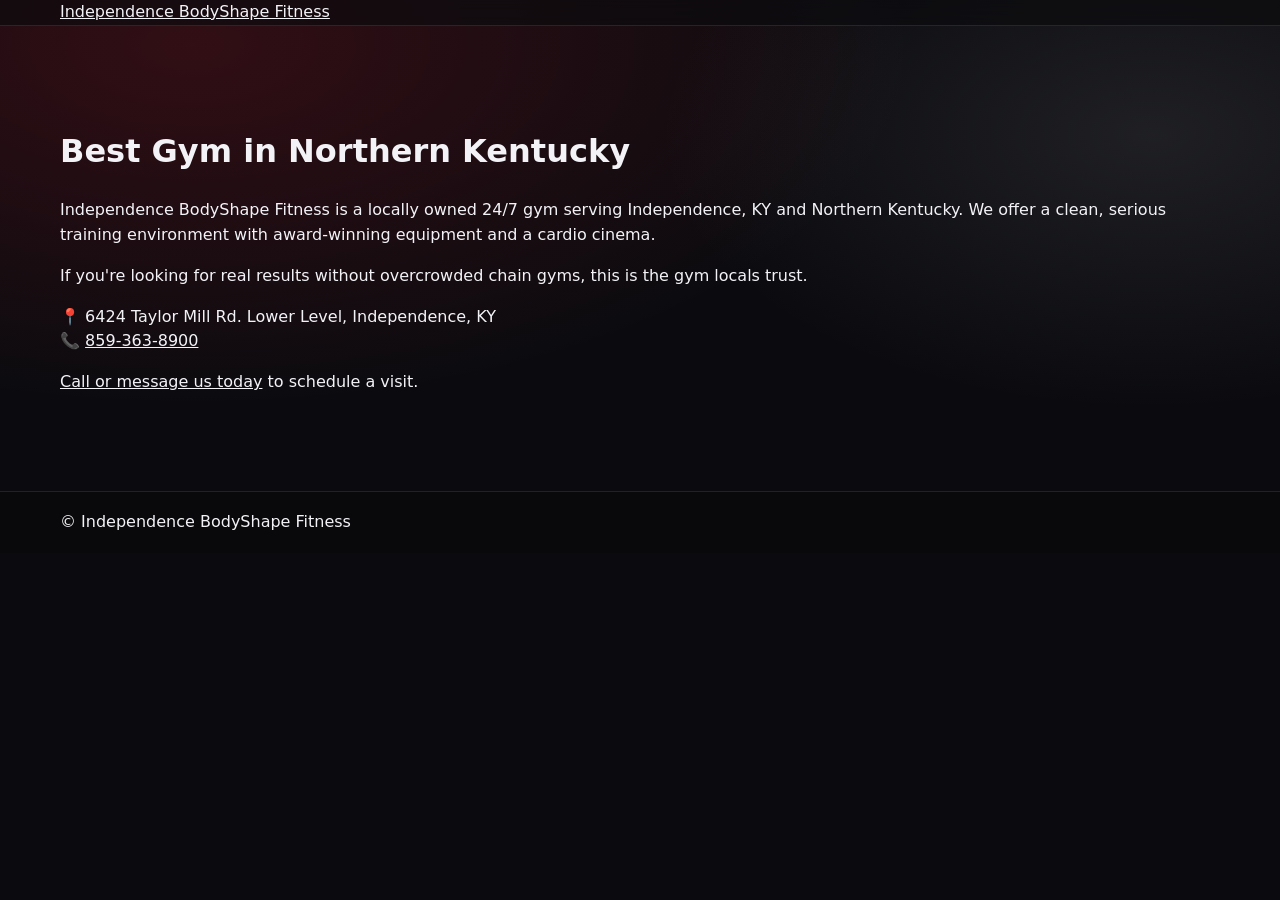
<file: best-gym-northern-kentucky.html>
<!doctype html>
<html lang="en">
<head>
  <meta charset="utf-8">
  <title>Best Gym in Northern Kentucky | Independence BodyShape Fitness</title>
  <meta name="description" content="Looking for the best gym in Northern Kentucky? Independence BodyShape Fitness delivers serious training, clean facilities, and 24/7 access.">
  <meta name="robots" content="index,follow">
  <link rel="canonical" href="https://www.independencebodyshape.com/best-gym-northern-kentucky.html">
  <link rel="stylesheet" href="assets/css/styles_scrollfix.css">
</head>
<body>
  <header class="header">
    <div class="container">
      <a href="/">Independence BodyShape Fitness</a>
    </div>
  </header>
  <main class="container" style="padding:80px 0;">
    <h1>Best Gym in Northern Kentucky</h1>
    <p>
      Independence BodyShape Fitness is a locally owned 24/7 gym serving
      Independence, KY and Northern Kentucky. We offer a clean, serious
      training environment with award-winning equipment and a cardio cinema.
    </p>
    <p>
      If you're looking for real results without overcrowded chain gyms,
      this is the gym locals trust.
    </p>
    <p>
      📍 6424 Taylor Mill Rd. Lower Level, Independence, KY<br>
      📞 <a href="tel:+18593638900">859-363-8900</a>
    </p>
    <p>
      <a href="/#contact">Call or message us today</a> to schedule a visit.
    </p>
  </main>
  <footer class="footer">
    <div class="container">© Independence BodyShape Fitness</div>
  </footer>
</body>
</html>
</file>
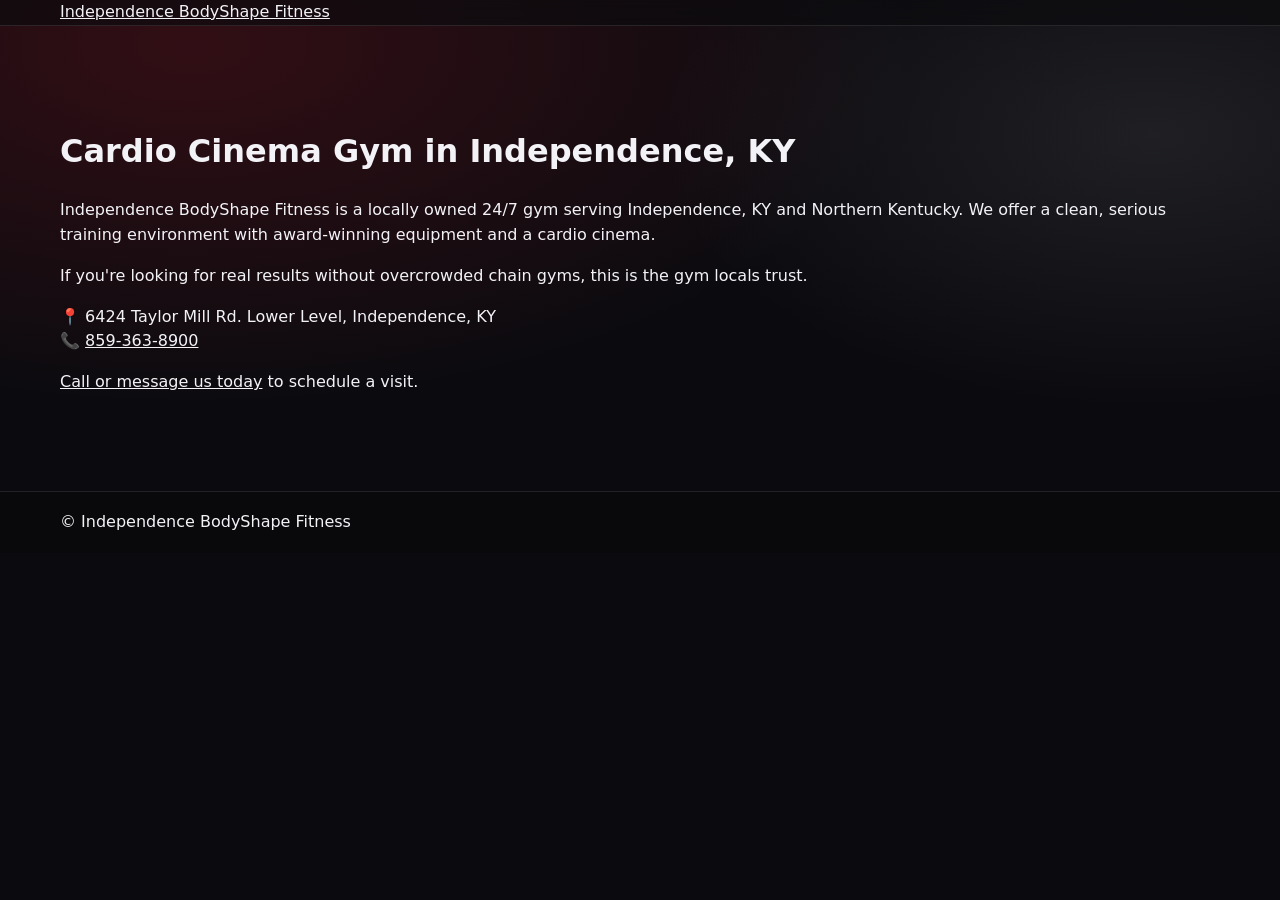
<file: cardio-cinema-gym-independence-ky.html>
<!doctype html>
<html lang="en">
<head>
  <meta charset="utf-8">
  <title>Cardio Cinema Gym in Independence, KY | Independence BodyShape Fitness</title>
  <meta name="description" content="Train at a cardio cinema gym in Independence, KY. Enjoy movies while you work out at Independence BodyShape Fitness.">
  <meta name="robots" content="index,follow">
  <link rel="canonical" href="https://www.independencebodyshape.com/cardio-cinema-gym-independence-ky.html">
  <link rel="stylesheet" href="assets/css/styles_scrollfix.css">
</head>
<body>
  <header class="header">
    <div class="container">
      <a href="/">Independence BodyShape Fitness</a>
    </div>
  </header>
  <main class="container" style="padding:80px 0;">
    <h1>Cardio Cinema Gym in Independence, KY</h1>
    <p>
      Independence BodyShape Fitness is a locally owned 24/7 gym serving
      Independence, KY and Northern Kentucky. We offer a clean, serious
      training environment with award-winning equipment and a cardio cinema.
    </p>
    <p>
      If you're looking for real results without overcrowded chain gyms,
      this is the gym locals trust.
    </p>
    <p>
      📍 6424 Taylor Mill Rd. Lower Level, Independence, KY<br>
      📞 <a href="tel:+18593638900">859-363-8900</a>
    </p>
    <p>
      <a href="/#contact">Call or message us today</a> to schedule a visit.
    </p>
  </main>
  <footer class="footer">
    <div class="container">© Independence BodyShape Fitness</div>
  </footer>
</body>
</html>
</file>
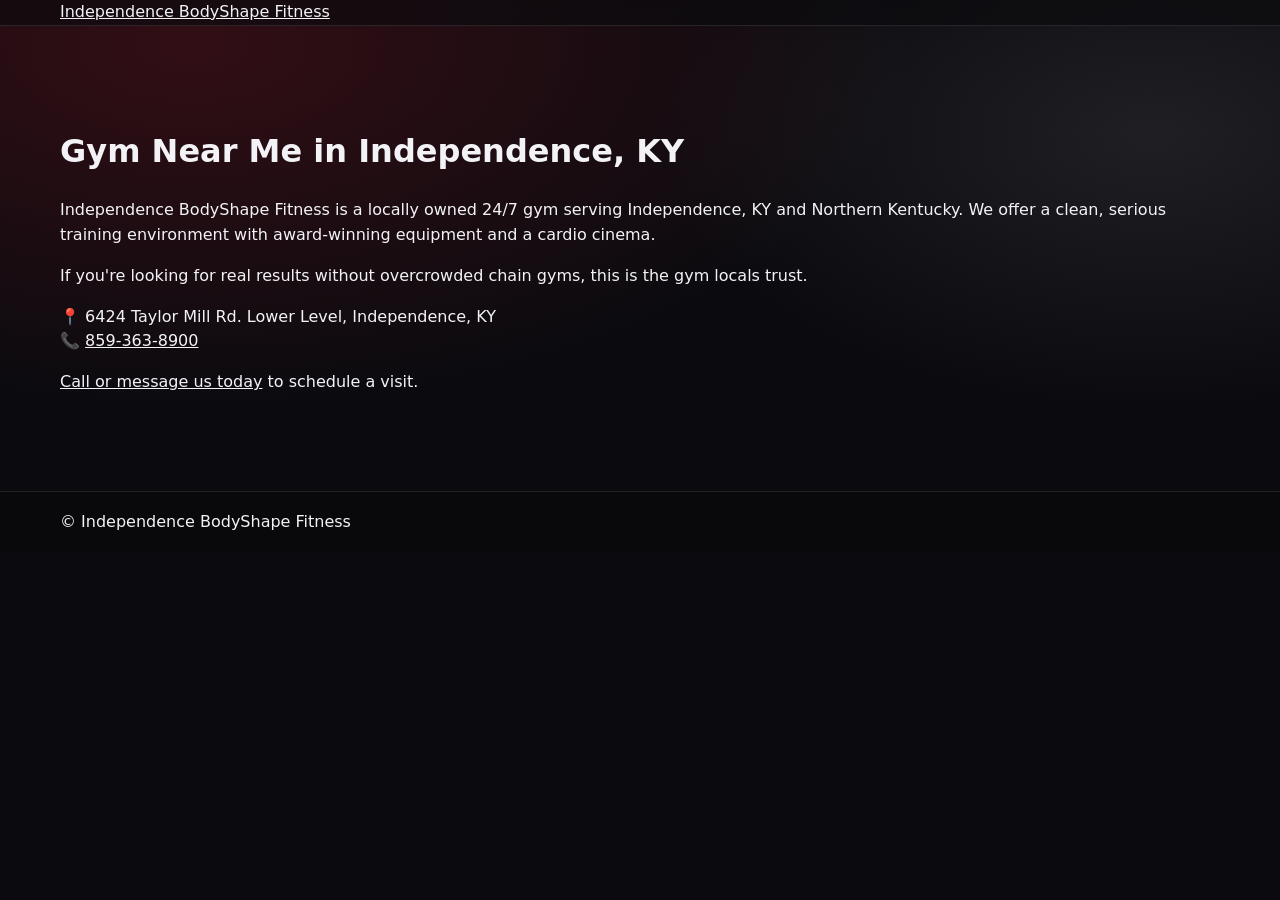
<file: gym-near-me-independence-ky.html>
<!doctype html>
<html lang="en">
<head>
  <meta charset="utf-8">
  <title>Gym Near Me in Independence, KY | Independence BodyShape Fitness</title>
  <meta name="description" content="Searching for a gym near you in Independence, KY? Train at Independence BodyShape Fitness — a clean, locally owned 24/7 gym built for real results.">
  <meta name="robots" content="index,follow">
  <link rel="canonical" href="https://www.independencebodyshape.com/gym-near-me-independence-ky.html">
  <link rel="stylesheet" href="assets/css/styles_scrollfix.css">
</head>
<body>
  <header class="header">
    <div class="container">
      <a href="/">Independence BodyShape Fitness</a>
    </div>
  </header>
  <main class="container" style="padding:80px 0;">
    <h1>Gym Near Me in Independence, KY</h1>
    <p>
      Independence BodyShape Fitness is a locally owned 24/7 gym serving
      Independence, KY and Northern Kentucky. We offer a clean, serious
      training environment with award-winning equipment and a cardio cinema.
    </p>
    <p>
      If you're looking for real results without overcrowded chain gyms,
      this is the gym locals trust.
    </p>
    <p>
      📍 6424 Taylor Mill Rd. Lower Level, Independence, KY<br>
      📞 <a href="tel:+18593638900">859-363-8900</a>
    </p>
    <p>
      <a href="/#contact">Call or message us today</a> to schedule a visit.
    </p>
  </main>
  <footer class="footer">
    <div class="container">© Independence BodyShape Fitness</div>
  </footer>
</body>
</html>
</file>
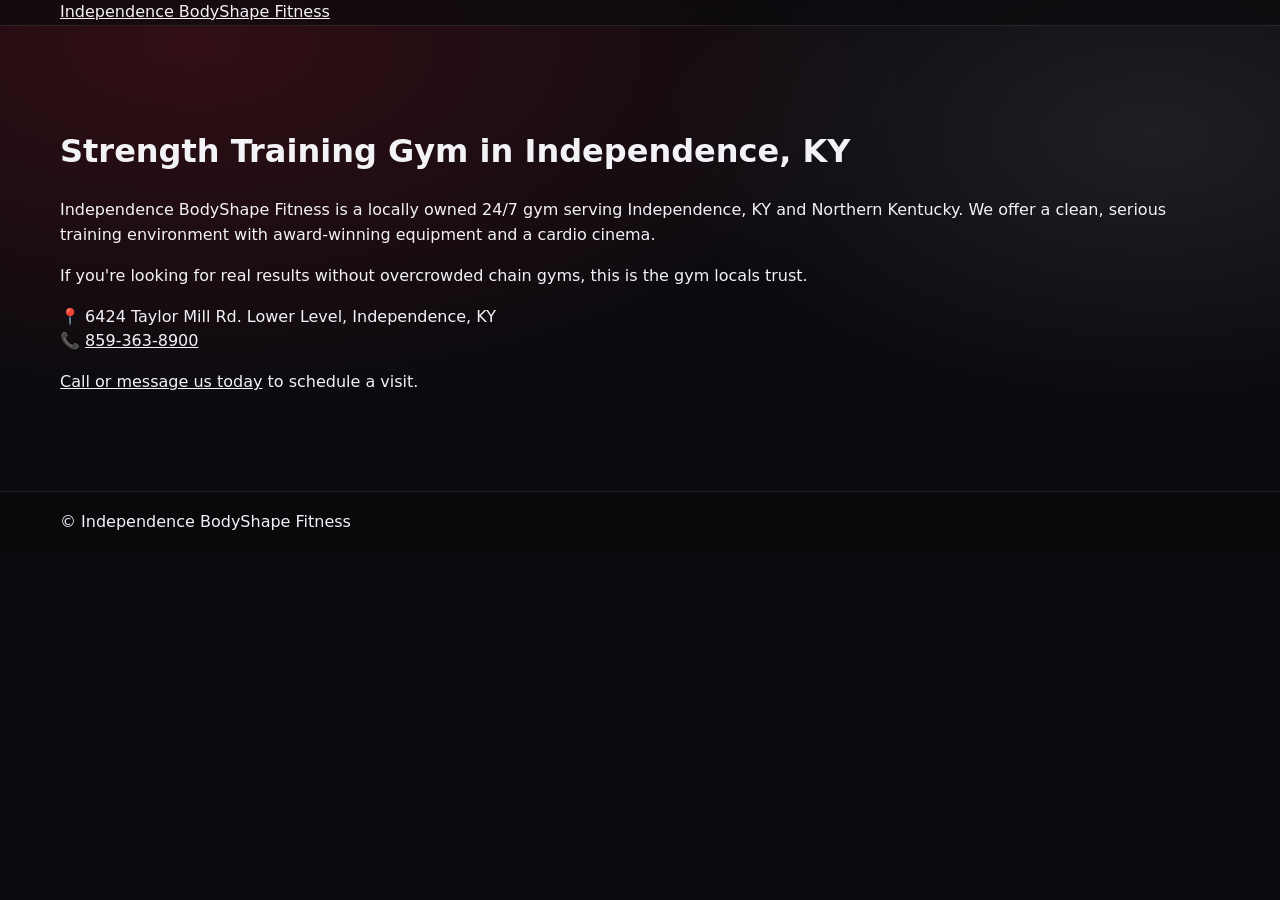
<file: strength-training-gym-independence-ky.html>
<!doctype html>
<html lang="en">
<head>
  <meta charset="utf-8">
  <title>Strength Training Gym in Independence, KY | Independence BodyShape Fitness</title>
  <meta name="description" content="Independence BodyShape Fitness is a strength training gym in Independence, KY with award-winning equipment and a serious lifting environment.">
  <meta name="robots" content="index,follow">
  <link rel="canonical" href="https://www.independencebodyshape.com/strength-training-gym-independence-ky.html">
  <link rel="stylesheet" href="assets/css/styles_scrollfix.css">
</head>
<body>
  <header class="header">
    <div class="container">
      <a href="/">Independence BodyShape Fitness</a>
    </div>
  </header>
  <main class="container" style="padding:80px 0;">
    <h1>Strength Training Gym in Independence, KY</h1>
    <p>
      Independence BodyShape Fitness is a locally owned 24/7 gym serving
      Independence, KY and Northern Kentucky. We offer a clean, serious
      training environment with award-winning equipment and a cardio cinema.
    </p>
    <p>
      If you're looking for real results without overcrowded chain gyms,
      this is the gym locals trust.
    </p>
    <p>
      📍 6424 Taylor Mill Rd. Lower Level, Independence, KY<br>
      📞 <a href="tel:+18593638900">859-363-8900</a>
    </p>
    <p>
      <a href="/#contact">Call or message us today</a> to schedule a visit.
    </p>
  </main>
  <footer class="footer">
    <div class="container">© Independence BodyShape Fitness</div>
  </footer>
</body>
</html>
</file>
<file: assets/css/styles_scrollfix.css>
:root{
  --bg:#0b0b0f;
  --bg2:#101018;
  --card:#141420;
  --text:#f3f3f7;
  --muted:#b9b9c6;
  --line:rgba(255,255,255,.10);
  --silver:#d0d3da;
  --red:#e11d2e;
  --red2:#b50f1d;
  --shadow: 0 18px 45px rgba(0,0,0,.45);
  --radius: 18px;
  --radius2: 26px;
  --max: 1160px;
}
*{box-sizing:border-box}
html,body{height:100%}
body{
  margin:0;
  background: radial-gradient(1200px 600px at 15% 5%, rgba(225,29,46,.18), transparent 60%),
              radial-gradient(900px 500px at 90% 15%, rgba(208,211,218,.10), transparent 55%),
              var(--bg);
  color:var(--text);
  font-family: ui-sans-serif, system-ui, -apple-system, Segoe UI, Roboto, Helvetica, Arial, "Apple Color Emoji","Segoe UI Emoji";
  line-height:1.55;
}
a{color:inherit}
img{max-width:100%; display:block}
.container{width:min(var(--max), calc(100% - 40px)); margin:0 auto}
.center{text-align:center}
.muted{color:var(--muted)}
code{font-family: ui-monospace, SFMono-Regular, Menlo, Monaco, Consolas, "Liberation Mono", "Courier New", monospace; font-size: .95em}

.skip{position:absolute; left:-999px; top:auto; width:1px; height:1px; overflow:hidden;}
.skip:focus{left:12px; top:12px; width:auto; height:auto; padding:10px 12px; background:var(--card); border:1px solid var(--line); border-radius:10px; z-index:9999}

.header{
  position:sticky; top:0; z-index:50;
  backdrop-filter: blur(14px);
  background: rgba(11,11,15,.65);
  border-bottom:1px solid var(--line);
}
.header__inner{display:flex; align-items:center; gap:16px; justify-content:space-between; padding:14px 0;}
.brand{display:flex; align-items:center; gap:12px; text-decoration:none}
.brand__mark{width:12px; height:12px; border-radius:999px; background: linear-gradient(135deg, var(--red), var(--silver)); box-shadow: 0 0 0 6px rgba(225,29,46,.12);}
.brand__text{display:flex; flex-direction:column; line-height:1.05}
.brand__name{font-weight:800; letter-spacing:.3px}
.brand__sub{font-weight:600; color:var(--silver); font-size:.92rem}

.nav{display:flex; gap:18px; align-items:center}
.nav__link{text-decoration:none; color:var(--muted); font-weight:700; font-size:.95rem; padding:8px 10px; border-radius:10px;}
.nav__link:hover{color:var(--text); background:rgba(255,255,255,.06)}
.nav__cta{color:var(--text); border:1px solid rgba(225,29,46,.45); background: rgba(225,29,46,.12);}
.nav__cta:hover{background: rgba(225,29,46,.18)}

.social{display:flex; gap:10px; align-items:center}
.social__icon{width:36px; height:36px; display:grid; place-items:center; border-radius:12px; border:1px solid var(--line); background: rgba(255,255,255,.04);}
.social__icon:hover{border-color:rgba(225,29,46,.45)}
.social__icon svg{width:18px; height:18px; fill:var(--silver)}

.hamburger{display:none; width:44px; height:44px; border-radius:14px; border:1px solid var(--line); background: rgba(255,255,255,.04);}
.hamburger span{display:block; width:18px; height:2px; background:var(--silver); margin:4px auto; border-radius:99px;}

.mobileMenu{border-top:1px solid var(--line); background: rgba(11,11,15,.85)}
.mobileMenu__inner{padding:14px 0; display:grid; gap:10px}
.mobileMenu__link{text-decoration:none; padding:12px 12px; border:1px solid var(--line); border-radius:14px; background: rgba(255,255,255,.04); color:var(--text); font-weight:800;}
.mobileMenu__cta{border-color:rgba(225,29,46,.45); background: rgba(225,29,46,.12)}
.mobileMenu__social{display:flex; gap:14px; color:var(--muted); font-weight:700; padding:6px 4px}

.hero{position:relative; min-height: 80vh; display:grid; place-items:center; border-bottom:1px solid var(--line); overflow:hidden;}
.hero__bg{position:absolute; inset:0; background-size: cover; background-position: center; filter: saturate(1.05) contrast(1.05); transform: scale(1.05);}
.hero__overlay{position:absolute; inset:0; background: radial-gradient(800px 500px at 15% 30%, rgba(225,29,46,.45), transparent 60%), linear-gradient(to bottom, rgba(11,11,15,.55), rgba(11,11,15,.94));}
.hero__content{position:relative; padding:72px 0 56px}
.badge{display:inline-flex; align-items:center; gap:10px; padding:8px 12px; border-radius:999px; border:1px solid rgba(255,255,255,.18); background: rgba(0,0,0,.35); color: var(--silver); font-weight:800; letter-spacing:.2px; width:fit-content;}
.badge__dot{width:8px; height:8px; border-radius:999px; background: var(--red); box-shadow: 0 0 0 6px rgba(225,29,46,.14);}
.hero__title{margin:16px 0 12px; font-size: clamp(2.0rem, 4vw, 3.4rem); line-height:1.06; letter-spacing:-.5px; max-width: 19ch;}
.accent{color:var(--red)}
.hero__subtitle{margin:0 0 20px; color: rgba(243,243,247,.86); font-size: 1.06rem; max-width: 70ch;}
.hero__actions{display:flex; gap:12px; flex-wrap:wrap}

.btn{display:inline-flex; align-items:center; justify-content:center; height:46px; padding:0 16px; border-radius:14px; font-weight:900; text-decoration:none; border:1px solid transparent; transition: transform .18s ease, background .18s ease, border-color .18s ease;}
.btn:active{transform: translateY(1px)}
.btn--primary{background: linear-gradient(135deg, var(--red), var(--red2)); color: white; box-shadow: 0 12px 28px rgba(225,29,46,.28);}
.btn--primary:hover{filter: brightness(1.02)}
.btn--ghost{background: rgba(255,255,255,.06); border-color: rgba(255,255,255,.14); color: var(--text);}
.btn--ghost:hover{border-color: rgba(225,29,46,.45)}
.btn--full{width:100%}

.hero__trust{margin-top:26px; display:grid; grid-template-columns: repeat(3, minmax(0, 1fr)); gap:12px; max-width: 860px;}
.trustCard{padding:14px; border-radius: var(--radius); border:1px solid rgba(255,255,255,.14); background: rgba(0,0,0,.30);}
.trustCard__kicker{color:rgba(208,211,218,.9); font-weight:800; font-size:.92rem}
.trustCard__value{font-weight:950; font-size:1.1rem}
.trustCard__sub{color:rgba(243,243,247,.78); font-weight:700; font-size:.92rem; margin-top:4px}

.section{padding:72px 0}
.section--alt{background: linear-gradient(to bottom, rgba(255,255,255,.02), rgba(255,255,255,.00)); border-top:1px solid var(--line); border-bottom:1px solid var(--line);}
.section__title{margin:0 0 10px; font-size: clamp(1.6rem, 2.4vw, 2.2rem)}
.section__lead{margin:0 0 18px; color: rgba(243,243,247,.86); font-size:1.05rem; max-width: 78ch}

.grid{display:grid; gap:24px}
.grid--2{grid-template-columns: 1.05fr .95fr}

.checklist{list-style:none; padding:0; margin:0 0 18px; display:grid; gap:10px}
.checklist li{position:relative; padding-left:26px; color:rgba(243,243,247,.90); font-weight:700}
.checklist li:before{content:""; position:absolute; left:0; top:8px; width:14px; height:14px; border-radius:4px; background: rgba(225,29,46,.18); border:1px solid rgba(225,29,46,.55); box-shadow: 0 0 0 4px rgba(225,29,46,.10);}

.miniActions{display:flex; gap:12px; flex-wrap:wrap}

.cardPhoto{position:relative; border-radius: var(--radius2); overflow:hidden; border:1px solid var(--line); background: rgba(255,255,255,.03); box-shadow: var(--shadow);}
.cardPhoto img{width:100%; height:100%; object-fit:cover; min-height:320px}
.cardPhoto__tag{position:absolute; left:16px; bottom:16px; padding:8px 12px; border-radius:999px; background: rgba(0,0,0,.52); border:1px solid rgba(255,255,255,.16); font-weight:900; color:var(--silver);}

.profile{border-radius: var(--radius2); overflow:hidden; border:1px solid var(--line); background: rgba(255,255,255,.03); box-shadow: var(--shadow);}
.profile__img{width:100%; height:100%; object-fit:cover; min-height:360px}

.gallery{margin-top:18px; display:grid; grid-template-columns: repeat(3, minmax(0, 1fr)); gap:14px;}
.gallery__item{border-radius: var(--radius); overflow:hidden; border:1px solid var(--line); background: rgba(255,255,255,.03);}
.gallery__item img{width:100%; height:220px; object-fit:cover}
.gallery__item figcaption{padding:10px 12px; color: var(--silver); font-weight:900; font-size:.95rem; border-top:1px solid var(--line);}

.reviews{display:grid; grid-template-columns: repeat(3, minmax(0, 1fr)); gap:14px; margin-top:18px;}
.reviewCard{border-radius: var(--radius); border:1px solid var(--line); background: rgba(255,255,255,.03); padding:16px; box-shadow: 0 10px 24px rgba(0,0,0,.25);}
.reviewCard__stars{color: var(--red); font-weight:950; letter-spacing:.8px}
.reviewCard__text{margin:10px 0 10px; color: rgba(243,243,247,.92); font-weight:700}
.reviewCard__name{color: var(--muted); font-weight:900}

.steps{display:grid; gap:12px; margin-top:16px}
.step{display:flex; gap:12px; align-items:flex-start; padding:14px; border-radius: var(--radius); border:1px solid var(--line); background: rgba(255,255,255,.03);}
.step__num{width:34px; height:34px; border-radius:12px; display:grid; place-items:center; background: rgba(225,29,46,.14); border:1px solid rgba(225,29,46,.55); font-weight:950;}
.step__title{font-weight:950}
.step__text{color: rgba(243,243,247,.84); font-weight:700}

.mapCard{border-radius: var(--radius2); overflow:hidden; border:1px solid var(--line); background: rgba(255,255,255,.03); box-shadow: var(--shadow);}
.mapCard__map iframe{width:100%; height:260px; border:0; display:block}
.mapCard__info{padding:16px}
.kv{display:grid; grid-template-columns: 88px 1fr; gap:8px 12px; margin-top:10px}
.kv__k{color:var(--muted); font-weight:950}
.kv__v a{color: var(--silver)}

.visitPhoto{border-radius: var(--radius2); overflow:hidden; border:1px solid var(--line); background: rgba(255,255,255,.03); box-shadow: var(--shadow); margin-bottom:14px;}
.visitPhoto img{width:100%; height:240px; object-fit:cover}

.contactGrid{display:grid; grid-template-columns: 1.15fr .85fr; gap:16px; margin-top:16px;}
.form{border-radius: var(--radius2); border:1px solid var(--line); background: rgba(255,255,255,.03); padding:18px; box-shadow: var(--shadow);}
.form label{display:grid; gap:8px; margin-bottom:12px; font-weight:900; color: var(--silver)}
.form input, .form textarea{background: rgba(0,0,0,.25); border:1px solid rgba(255,255,255,.14); color: var(--text); border-radius: 14px; padding:12px; font-size:1rem;}
.form input:focus, .form textarea:focus{outline:none; border-color: rgba(225,29,46,.55); box-shadow: 0 0 0 5px rgba(225,29,46,.12);}
.form__note{margin:12px 0 0}

.contactAside{display:grid; gap:14px}
.contactAside__card{border-radius: var(--radius2); border:1px solid var(--line); background: rgba(255,255,255,.03); padding:16px; box-shadow: 0 10px 26px rgba(0,0,0,.25);}
.contactAside__links{display:flex; flex-wrap:wrap; gap:10px; margin-top:10px}

.footer{border-top:1px solid var(--line); background: rgba(0,0,0,.20); padding:18px 0;}
.footer__inner{display:flex; justify-content:space-between; gap:12px; align-items:center; flex-wrap:wrap}
.footer__brand{font-weight:950}
.footer__muted{color:var(--muted); font-weight:800}
.footer__right{display:flex; gap:10px; align-items:center; color:var(--muted); font-weight:800}
.footer__right a{text-decoration:none}
.footer__dot{opacity:.5}

.reveal{opacity:0; transform: translateY(14px); transition: opacity .6s ease, transform .6s ease}
.reveal.is-visible{opacity:1; transform:none}

/* Responsive */
@media (max-width: 980px){
  .grid--2{grid-template-columns: 1fr}
  .hero__trust{grid-template-columns:1fr; max-width: 560px}
  .gallery{grid-template-columns: repeat(2, minmax(0,1fr))}
  .reviews{grid-template-columns: 1fr}
  .contactGrid{grid-template-columns:1fr}
  .nav{display:none}
  .social{display:none}
  .hamburger{display:block}
}
@media (max-width: 520px){
  .container{width:min(var(--max), calc(100% - 26px))}
  .section{padding:56px 0}
  .gallery{grid-template-columns:1fr}
  .hero__content{padding:64px 0 48px}
}


/* --- Minor readability upgrades (keeps original vibe) --- */
.tagline{ margin-top:-8px; opacity:.9; font-weight:600; letter-spacing:.5px; }
.brand-grid{
  display:grid;
  grid-template-columns: repeat(2, minmax(0, 1fr));
  gap:10px;
  margin:12px 0 6px;
}
.brand-grid > div{
  padding:10px 12px;
  border:1px solid rgba(255,255,255,.12);
  border-radius:12px;
}
.photo-grid{
  display:grid;
  grid-template-columns: repeat(2, minmax(0, 1fr));
  gap:12px;
  margin-top:12px;
}
.photo-grid .photo{ margin:0; border-radius:14px; overflow:hidden; }
.photo-grid img{ width:100%; height:100%; display:block; object-fit:cover; }
.signage{ margin-top:12px; }
.signage img{ width:100%; max-width:520px; border-radius:14px; display:block; }
.caption{ opacity:.85; margin-top:6px; font-size:.95em; }
.manager-photo{ max-width:240px; width:100%; height:auto; border-radius:14px; display:block; margin:12px auto 16px; }
.no-contracts{ margin-top:10px; }
@media (min-width: 900px){
  .brand-grid{ grid-template-columns: repeat(4, minmax(0, 1fr)); }
  .photo-grid{ grid-template-columns: repeat(3, minmax(0, 1fr)); }
}


/* --- Gym Floor mobile scroll gallery --- */
.gym-hscroll{
  display:flex;
  gap:12px;
  overflow-x:auto;
  padding:10px 2px 6px;
  scroll-snap-type:x mandatory;
  -webkit-overflow-scrolling:touch;
}
.gym-hscroll::-webkit-scrollbar{ height:10px; }
.gym-hscroll .slide{
  flex:0 0 auto;
  width:min(320px, 82vw);
  scroll-snap-align:start;
  border-radius:14px;
  overflow:hidden;
}
.gym-hscroll img{
  width:100%;
  height:200px;
  object-fit:cover;
  display:block;
}
@media (min-width: 900px){
  .gym-hscroll .slide{ width:360px; }
  .gym-hscroll img{ height:230px; }
}


/* Cache-bust scrollfix v3 */
.gym-hscroll{display:flex;gap:12px;overflow-x:auto;-webkit-overflow-scrolling:touch;scroll-snap-type:x mandatory;padding:10px 2px 6px;}
.gym-hscroll .slide{flex:0 0 auto;width:min(320px,82vw);scroll-snap-align:start;border-radius:14px;overflow:hidden;}
.gym-hscroll img{width:100%;height:200px;object-fit:cover;display:block;}
@media (min-width:900px){.gym-hscroll .slide{width:360px;}.gym-hscroll img{height:230px;}}


/* --- Full site toggle (Option 1) --- */
.view-toggle{
  display:none;
  width:100%;
  margin-top:14px;
  padding:12px 12px;
  border-radius:12px;
  border:1px solid rgba(255,255,255,.18);
  background:transparent;
  color:inherit;
  font-weight:700;
  cursor:pointer;
}

/* Show toggle only in mobile menu */
@media (max-width: 720px){
  html:not(.force-desktop) .view-toggle{ display:block; }
  html.force-desktop .view-toggle{ display:block; } /* keep accessible even in full view on phone */
}

/* When forcing desktop view on small screens, disable the slide-in mobile menu layout */
html.force-desktop #site-nav{
  position:static !important;
  height:auto !important;
  width:auto !important;
  transform:none !important;
  transition:none !important;
  padding:0 !important;
  background:transparent !important;
  backdrop-filter:none !important;
  border-left:none !important;
}

/* Hide hamburger and overlay in forced desktop mode */
html.force-desktop .menu-toggle{ display:none !important; }
html.force-desktop #menu-overlay{ display:none !important; }

/* Restore horizontal nav link layout when forced desktop */
html.force-desktop #site-nav ul{
  flex-direction:row !important;
  gap:18px !important;
  margin-top:0 !important;
}
html.force-desktop #site-nav a{
  padding:0 !important;
  border:none !important;
  border-radius:0 !important;
}

/* Slightly tighter typography on forced desktop to fit phones better */
html.force-desktop body{
  font-size: 15px;
}


/* --- Reviews: gold highlight --- */
.reviews-gold{
  border:1px solid rgba(255, 210, 77, .22);
  background: radial-gradient(1200px 420px at 20% 0%, rgba(255,210,77,.14), rgba(0,0,0,0));
  border-radius:18px;
  padding:22px 18px;
}
.reviews-head{
  display:flex;
  align-items:flex-end;
  justify-content:space-between;
  gap:14px;
  flex-wrap:wrap;
}
.reviews-badge{
  display:flex;
  flex-direction:column;
  gap:2px;
  padding:10px 12px;
  border-radius:14px;
  border:1px solid rgba(255, 210, 77, .28);
  background: rgba(255, 210, 77, .08);
}
.reviews-badge .star{ font-size:18px; line-height:1; }
.reviews-badge .badge-title{ font-weight:800; letter-spacing:.2px; }
.reviews-badge .badge-sub{ opacity:.9; font-size:.92em; }
.reviews-grid{
  display:grid;
  grid-template-columns:1fr;
  gap:12px;
  margin-top:14px;
}
.review-card{
  margin:0;
  border-radius:16px;
  border:1px solid rgba(255,255,255,.12);
  background: rgba(0,0,0,.20);
  padding:14px 14px 12px;
}
.review-card blockquote{
  margin:0 0 10px;
  font-size:1.03em;
  line-height:1.45;
}
.review-card figcaption{ opacity:.85; font-weight:700; }
.reviews-cta{
  display:flex;
  flex-direction:column;
  gap:8px;
  margin-top:14px;
}
.reviews-btn{
  display:inline-flex;
  justify-content:center;
  padding:12px 14px;
  border-radius:14px;
  border:1px solid rgba(255, 210, 77, .35);
  background: rgba(255, 210, 77, .14);
  font-weight:900;
}
.reviews-note{ opacity:.85; margin:0; font-size:.95em; }

@media (min-width: 900px){
  .reviews-grid{ grid-template-columns: repeat(3, minmax(0,1fr)); }
}


/* --- Social highlight section --- */
.social-highlight{
  margin-top:28px;
  padding:26px 20px;
  border-radius:22px;
  background:
    radial-gradient(1200px 420px at 20% 0%, rgba(255,210,77,.18), rgba(0,0,0,0)),
    rgba(10,10,12,.9);
  border:1px solid rgba(255,210,77,.28);
  text-align:center;
}
.social-highlight h2{
  font-size:1.6em;
  margin-bottom:6px;
}
.social-sub{
  max-width:720px;
  margin:0 auto 18px;
  opacity:.92;
  font-size:1.05em;
}
.social-buttons{
  display:flex;
  flex-direction:column;
  gap:12px;
  align-items:center;
}
.social-btn{
  width:100%;
  max-width:420px;
  padding:14px 16px;
  border-radius:16px;
  font-weight:900;
  letter-spacing:.3px;
  text-decoration:none;
  border:1px solid transparent;
}
.social-btn.fb{
  background:#1877f2;
  color:#fff;
}
.social-btn.ig{
  background:linear-gradient(45deg,#f58529,#dd2a7b,#8134af,#515bd4);
  color:#fff;
}
.social-btn.google{
  background:#fff;
  color:#111;
  border-color:rgba(255,210,77,.6);
}
@media (min-width:900px){
  .social-buttons{
    flex-direction:row;
    justify-content:center;
  }
  .social-btn{
    width:auto;
    min-width:220px;
  }
}

/* Hide ONLY the menu button (keep dropdown/nav visible) */
.menu-toggle {
  display: none !important;
}

/* Ensure nav is always visible */
#site-nav {
  display: block !important;
}

/* Upscale Reviews Styling */
.section--reviews{
  position:relative;
  padding:64px 20px;
}
.section--reviews .section__title{
  font-size:clamp(28px,3.2vw,42px);
  text-align:center;
}
.section--reviews .section__lead{
  text-align:center;
  max-width:760px;
  margin:0 auto 32px;
  opacity:.9;
}
.reviews-grid{
  display:grid;
  grid-template-columns:1fr;
  gap:20px;
  max-width:1100px;
  margin:0 auto;
}
@media(min-width:900px){
  .reviews-grid{grid-template-columns:1fr 1fr 1fr;}
}
.review-card{
  background:linear-gradient(180deg,rgba(255,255,255,.12),rgba(255,255,255,.05));
  border:1px solid rgba(255,255,255,.15);
  border-radius:22px;
  padding:20px;
  box-shadow:0 14px 34px rgba(0,0,0,.4);
  transition:transform .2s ease, box-shadow .2s ease;
}
.review-card:hover{
  transform:translateY(-4px);
  box-shadow:0 20px 46px rgba(0,0,0,.55);
}
.review-top{
  display:flex;
  align-items:center;
  gap:14px;
  margin-bottom:12px;
}
.review-avatar{
  width:56px;
  height:56px;
  border-radius:50%;
  border:1px solid rgba(255,255,255,.25);
}
.review-name{font-weight:900;}
.review-stars{letter-spacing:1px;}
.review-text{line-height:1.6;}

/* Mobile spacing polish for reviews */
@media (max-width: 768px){
  .section--reviews{
    padding:44px 16px;
  }
  .reviews-grid{
    gap:14px;
  }
  .review-card{
    padding:16px 16px 14px;
  }
  .review-top{
    gap:10px;
    margin-bottom:10px;
  }
  .review-avatar{
    width:48px;
    height:48px;
  }
  .review-name{
    font-size:15px;
  }
  .review-stars{
    font-size:14px;
  }
  .review-text{
    font-size:14.5px;
    line-height:1.5;
  }
}

/* Upscale Reviews */
.section--reviews{text-align:center}
.reviews-grid{display:grid;gap:20px;max-width:1100px;margin:0 auto}
@media(min-width:900px){.reviews-grid{grid-template-columns:repeat(3,1fr)}}
.review-card{background:rgba(255,255,255,.08);border-radius:22px;padding:20px;box-shadow:0 14px 36px rgba(0,0,0,.45)}
.review-stars{color:#FFD24D}
.review-name{color:#C9CCD6;font-weight:900}

/* Cardio Scroller */
.cardio-scroller{overflow-x:auto;margin-top:18px}
.cardio-track{display:flex;gap:14px}
.cardio-item{flex:0 0 78vw;max-width:320px;border-radius:18px;overflow:hidden}
.cardio-item img{width:100%;height:220px;object-fit:cover}
</file>
